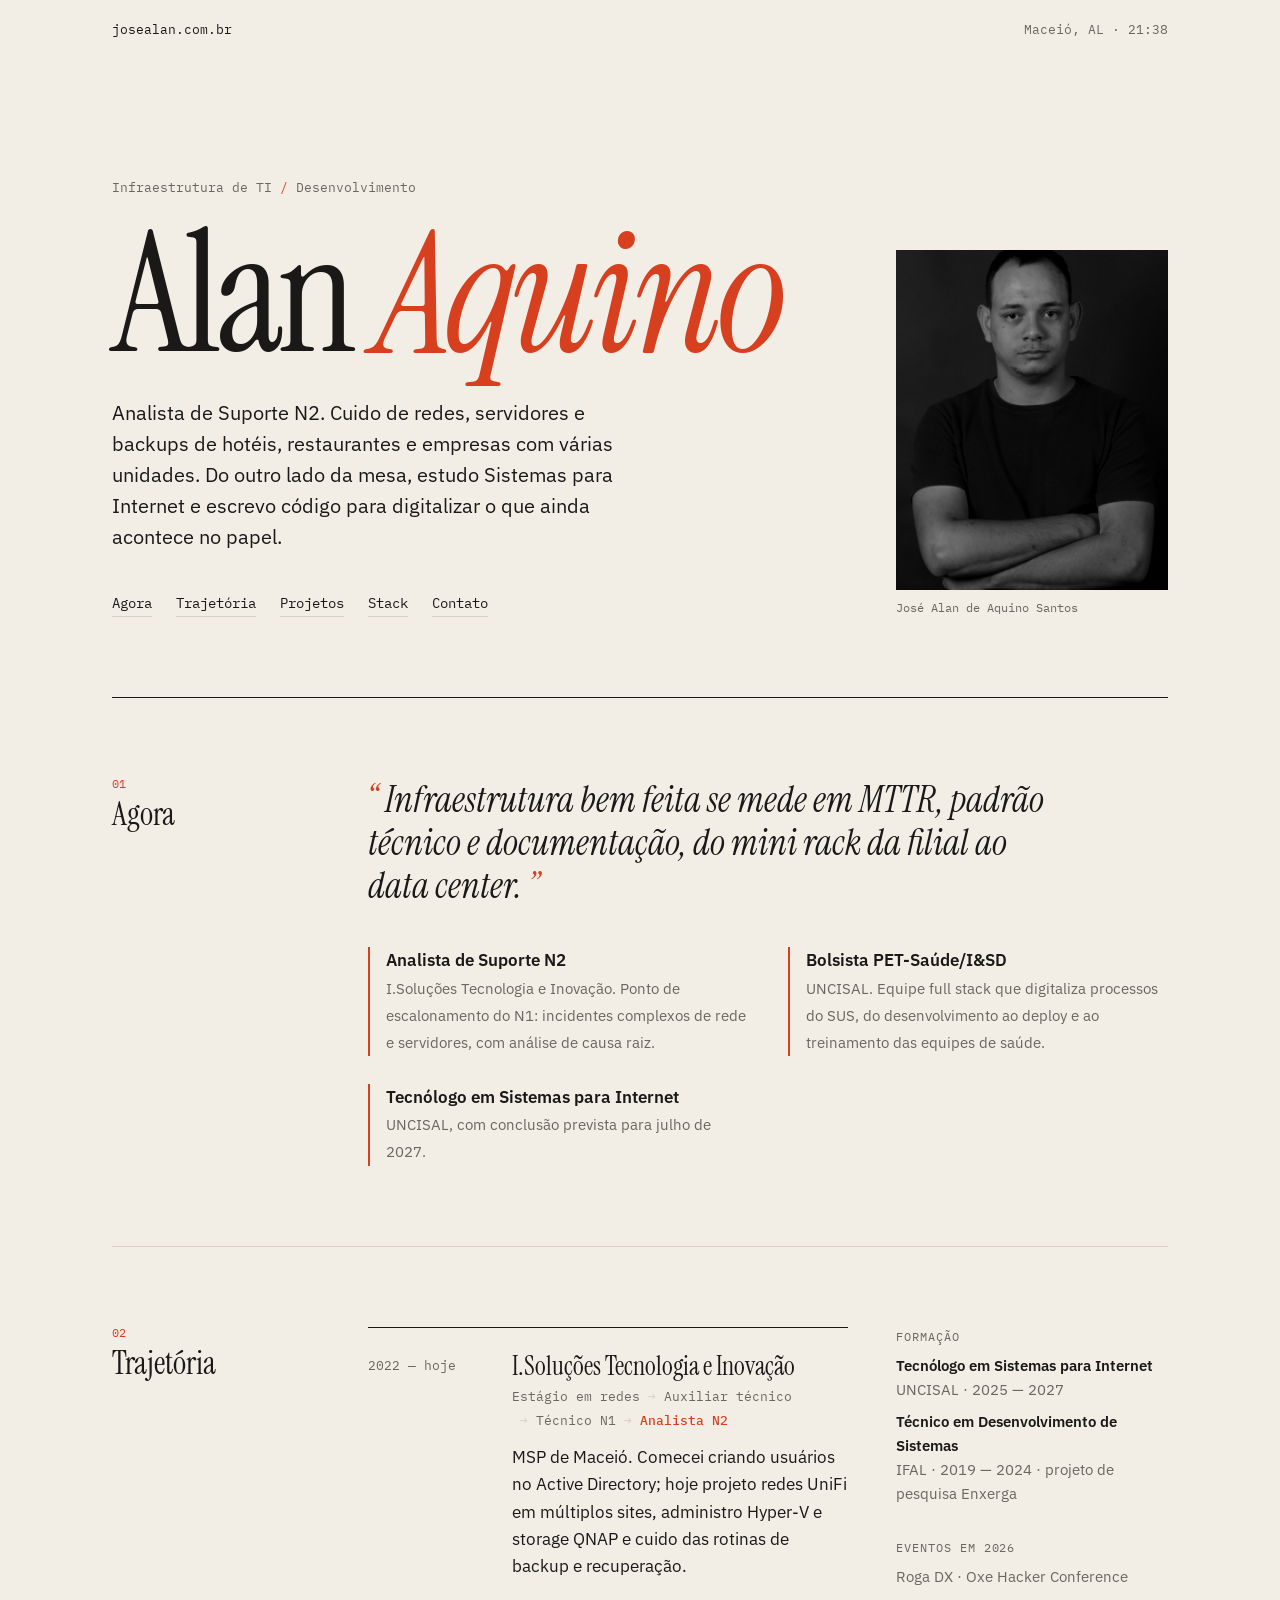
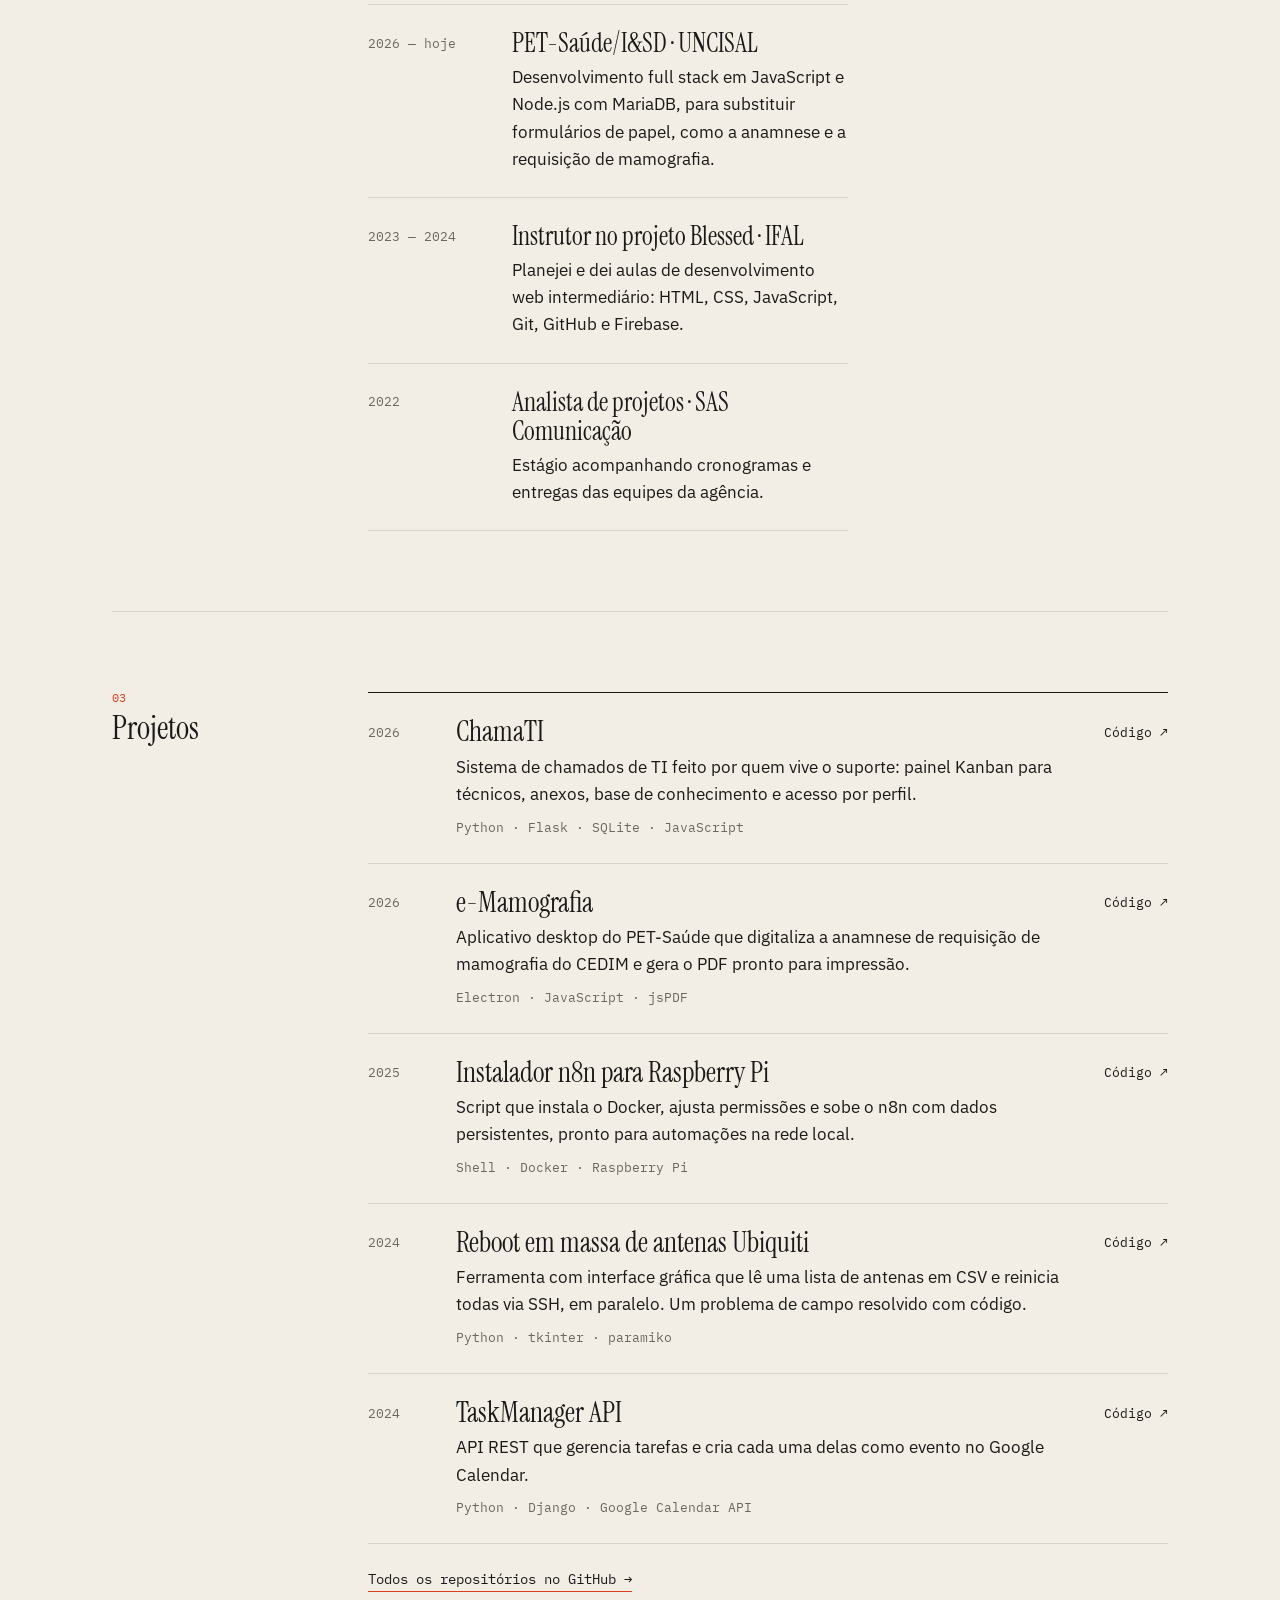
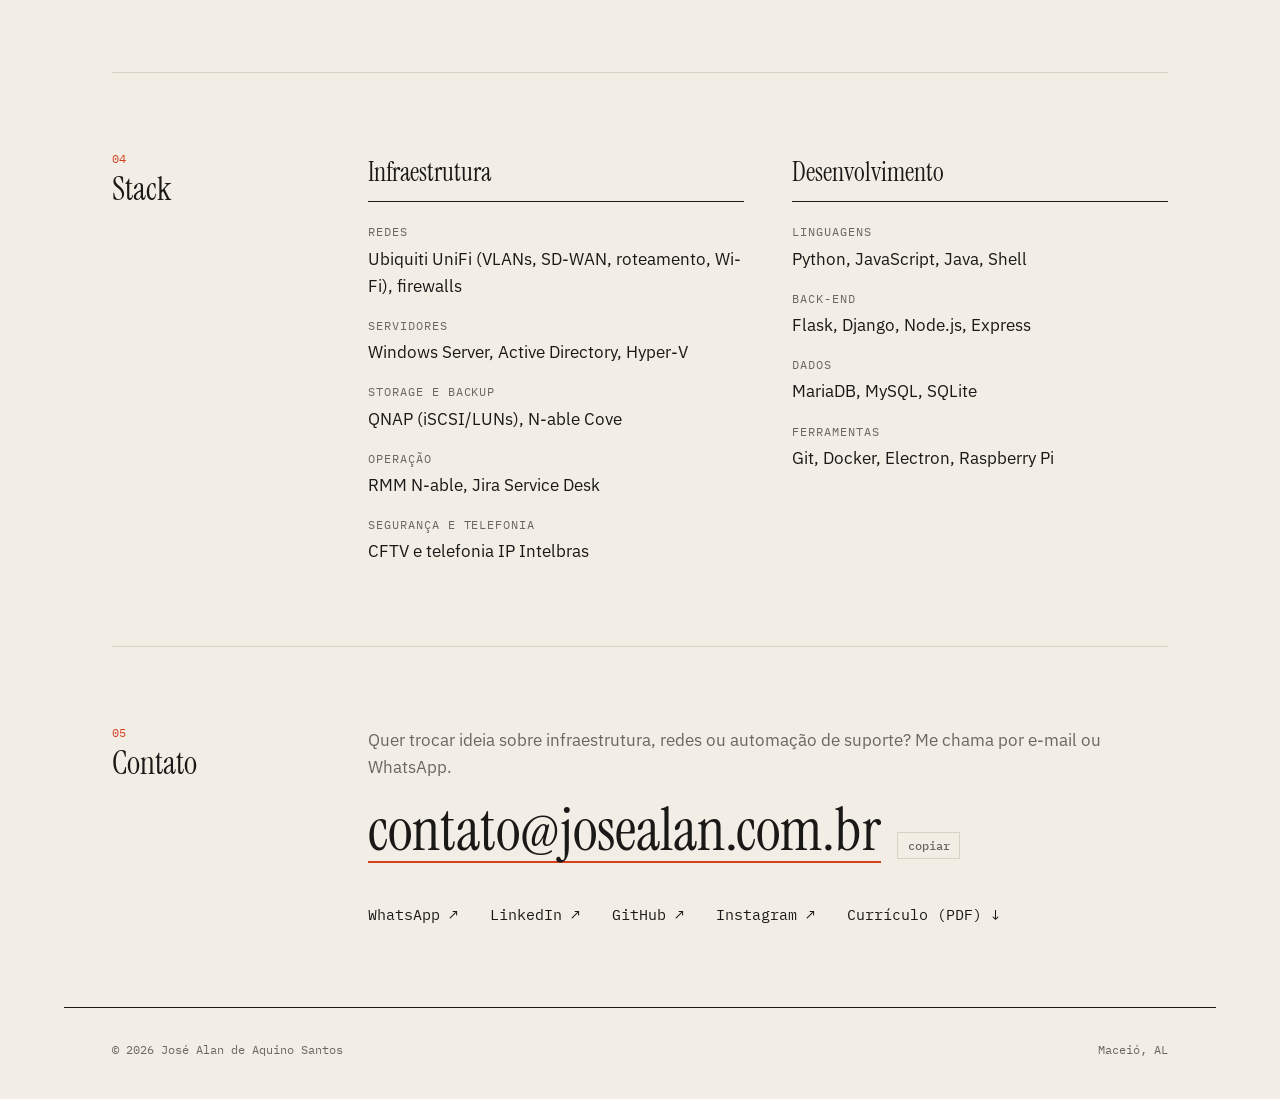
<file: index.html>
<!DOCTYPE html>
<html lang="pt-BR">
<head>
  <meta charset="UTF-8">
  <meta name="viewport" content="width=device-width, initial-scale=1.0">
  <title>Alan Aquino — Infraestrutura de TI e desenvolvimento</title>
  <meta name="description" content="Alan Aquino, Analista de Suporte N2 em infraestrutura de TI e estudante de Sistemas para Internet na UNCISAL. Redes, servidores e código, em Maceió.">
  <meta name="author" content="José Alan de Aquino Santos">
  <link rel="canonical" href="https://josealan.com.br/">

  <meta property="og:type" content="profile">
  <meta property="og:title" content="Alan Aquino — Infraestrutura de TI e desenvolvimento">
  <meta property="og:description" content="Redes, servidores e código. Do mini rack ao data center. Maceió, AL.">
  <meta property="og:url" content="https://josealan.com.br/">
  <meta property="og:image" content="https://josealan.com.br/assets/alan-aquino.jpg">
  <meta property="og:locale" content="pt_BR">
  <meta name="theme-color" content="#f2eee6" media="(prefers-color-scheme: light)">
  <meta name="theme-color" content="#151412" media="(prefers-color-scheme: dark)">

  <link rel="icon" href="favicon.svg" type="image/svg+xml">
  <link rel="preconnect" href="https://fonts.googleapis.com">
  <link rel="preconnect" href="https://fonts.gstatic.com" crossorigin>
  <link href="https://fonts.googleapis.com/css2?family=IBM+Plex+Mono:wght@400;500&family=IBM+Plex+Sans:wght@400;500;600&family=Instrument+Serif:ital@0;1&display=swap" rel="stylesheet">
  <link rel="stylesheet" href="style.css">
</head>
<body>

  <header class="barra">
    <a href="/" class="barra-dominio">josealan.com.br</a>
    <span class="barra-local">Maceió, AL · <time id="relogio">--:--</time></span>
  </header>

  <main>

    <!-- ============ ABERTURA ============ -->
    <section class="abertura">
      <div class="abertura-texto">
        <p class="status">Infraestrutura de TI <span class="sep">/</span> Desenvolvimento</p>
        <h1>Alan <em>Aquino</em></h1>
        <p class="manifesto">
          Analista de Suporte N2. Cuido de redes, servidores e backups de hotéis,
          restaurantes e empresas com várias unidades. Do outro lado da mesa, estudo
          Sistemas para Internet e escrevo código para digitalizar o que ainda
          acontece no papel.
        </p>
        <nav class="atalhos" aria-label="Seções">
          <a href="#agora">Agora</a>
          <a href="#trajetoria">Trajetória</a>
          <a href="#projetos">Projetos</a>
          <a href="#stack">Stack</a>
          <a href="#contato">Contato</a>
        </nav>
      </div>

      <figure class="retrato">
        <img src="assets/alan-aquino.jpg" alt="Foto de Alan Aquino em preto e branco" width="600" height="750">
        <figcaption>José Alan de Aquino Santos</figcaption>
      </figure>
    </section>

    <!-- ============ AGORA ============ -->
    <section id="agora" class="bloco">
      <h2 class="rotulo"><span>01</span>Agora</h2>
      <div>
        <blockquote class="citacao">
          Infraestrutura bem feita se mede em MTTR, padrão técnico e documentação,
          do mini rack da filial ao data center.
        </blockquote>
        <ul class="agora">
          <li>
            <strong>Analista de Suporte N2</strong>
            <span>I.Soluções Tecnologia e Inovação. Ponto de escalonamento do N1: incidentes complexos de rede e servidores, com análise de causa raiz.</span>
          </li>
          <li>
            <strong>Bolsista PET-Saúde/I&amp;SD</strong>
            <span>UNCISAL. Equipe full stack que digitaliza processos do SUS, do desenvolvimento ao deploy e ao treinamento das equipes de saúde.</span>
          </li>
          <li>
            <strong>Tecnólogo em Sistemas para Internet</strong>
            <span>UNCISAL, com conclusão prevista para julho de 2027.</span>
          </li>
        </ul>
      </div>
    </section>

    <!-- ============ TRAJETÓRIA ============ -->
    <section id="trajetoria" class="bloco">
      <h2 class="rotulo"><span>02</span>Trajetória</h2>

      <div class="trajetoria">
        <ol class="linha-tempo">
          <li>
            <span class="periodo">2022 — hoje</span>
            <div>
              <h3>I.Soluções Tecnologia e Inovação</h3>
              <p class="subida">
                <span>Estágio em redes</span>
                <span>Auxiliar técnico</span>
                <span>Técnico N1</span>
                <span class="atual">Analista N2</span>
              </p>
              <p>MSP de Maceió. Comecei criando usuários no Active Directory; hoje projeto redes UniFi em múltiplos sites, administro Hyper-V e storage QNAP e cuido das rotinas de backup e recuperação.</p>
            </div>
          </li>
          <li>
            <span class="periodo">2026 — hoje</span>
            <div>
              <h3>PET-Saúde/I&amp;SD · UNCISAL</h3>
              <p>Desenvolvimento full stack em JavaScript e Node.js com MariaDB, para substituir formulários de papel, como a anamnese e a requisição de mamografia.</p>
            </div>
          </li>
          <li>
            <span class="periodo">2023 — 2024</span>
            <div>
              <h3>Instrutor no projeto Blessed · IFAL</h3>
              <p>Planejei e dei aulas de desenvolvimento web intermediário: HTML, CSS, JavaScript, Git, GitHub e Firebase.</p>
            </div>
          </li>
          <li>
            <span class="periodo">2022</span>
            <div>
              <h3>Analista de projetos · SAS Comunicação</h3>
              <p>Estágio acompanhando cronogramas e entregas das equipes da agência.</p>
            </div>
          </li>
        </ol>

        <dl class="formacao">
          <div>
            <dt>Formação</dt>
            <dd><strong>Tecnólogo em Sistemas para Internet</strong><br>UNCISAL · 2025 — 2027</dd>
            <dd><strong>Técnico em Desenvolvimento de Sistemas</strong><br>IFAL · 2019 — 2024 · projeto de pesquisa Enxerga</dd>
          </div>
          <div>
            <dt>Eventos em 2026</dt>
            <dd>Roga DX · Oxe Hacker Conference</dd>
          </div>
        </dl>
      </div>
    </section>

    <!-- ============ PROJETOS ============ -->
    <section id="projetos" class="bloco">
      <h2 class="rotulo"><span>03</span>Projetos</h2>

      <ol class="projetos">
        <li class="projeto">
          <span class="projeto-ano">2026</span>
          <div class="projeto-corpo">
            <h3>ChamaTI</h3>
            <p>Sistema de chamados de TI feito por quem vive o suporte: painel Kanban para técnicos, anexos, base de conhecimento e acesso por perfil.</p>
            <p class="projeto-stack">Python · Flask · SQLite · JavaScript</p>
          </div>
          <div class="projeto-links">
            <a href="https://github.com/Alanz0ka/ChamaTI" target="_blank" rel="noopener">Código ↗</a>
          </div>
        </li>

        <li class="projeto">
          <span class="projeto-ano">2026</span>
          <div class="projeto-corpo">
            <h3>e-Mamografia</h3>
            <p>Aplicativo desktop do PET-Saúde que digitaliza a anamnese de requisição de mamografia do CEDIM e gera o PDF pronto para impressão.</p>
            <p class="projeto-stack">Electron · JavaScript · jsPDF</p>
          </div>
          <div class="projeto-links">
            <a href="https://github.com/Alanz0ka/e-Mamografia" target="_blank" rel="noopener">Código ↗</a>
          </div>
        </li>

        <li class="projeto">
          <span class="projeto-ano">2025</span>
          <div class="projeto-corpo">
            <h3>Instalador n8n para Raspberry Pi</h3>
            <p>Script que instala o Docker, ajusta permissões e sobe o n8n com dados persistentes, pronto para automações na rede local.</p>
            <p class="projeto-stack">Shell · Docker · Raspberry Pi</p>
          </div>
          <div class="projeto-links">
            <a href="https://github.com/Alanz0ka/Script-n8n-docker" target="_blank" rel="noopener">Código ↗</a>
          </div>
        </li>

        <li class="projeto">
          <span class="projeto-ano">2024</span>
          <div class="projeto-corpo">
            <h3>Reboot em massa de antenas Ubiquiti</h3>
            <p>Ferramenta com interface gráfica que lê uma lista de antenas em CSV e reinicia todas via SSH, em paralelo. Um problema de campo resolvido com código.</p>
            <p class="projeto-stack">Python · tkinter · paramiko</p>
          </div>
          <div class="projeto-links">
            <a href="https://github.com/Alanz0ka/reboot-ubiquiti-ssh" target="_blank" rel="noopener">Código ↗</a>
          </div>
        </li>

        <li class="projeto">
          <span class="projeto-ano">2024</span>
          <div class="projeto-corpo">
            <h3>TaskManager API</h3>
            <p>API REST que gerencia tarefas e cria cada uma delas como evento no Google Calendar.</p>
            <p class="projeto-stack">Python · Django · Google Calendar API</p>
          </div>
          <div class="projeto-links">
            <a href="https://github.com/Alanz0ka/TaskManager" target="_blank" rel="noopener">Código ↗</a>
          </div>
        </li>
      </ol>

      <a class="mais" href="https://github.com/Alanz0ka?tab=repositories" target="_blank" rel="noopener">
        Todos os repositórios no GitHub <span aria-hidden="true">→</span>
      </a>
    </section>

    <!-- ============ STACK ============ -->
    <section id="stack" class="bloco">
      <h2 class="rotulo"><span>04</span>Stack</h2>
      <div class="stack">
        <div>
          <h3 class="stack-titulo">Infraestrutura</h3>
          <dl class="ferramentas">
            <div><dt>Redes</dt><dd>Ubiquiti UniFi (VLANs, SD-WAN, roteamento, Wi-Fi), firewalls</dd></div>
            <div><dt>Servidores</dt><dd>Windows Server, Active Directory, Hyper-V</dd></div>
            <div><dt>Storage e backup</dt><dd>QNAP (iSCSI/LUNs), N-able Cove</dd></div>
            <div><dt>Operação</dt><dd>RMM N-able, Jira Service Desk</dd></div>
            <div><dt>Segurança e telefonia</dt><dd>CFTV e telefonia IP Intelbras</dd></div>
          </dl>
        </div>
        <div>
          <h3 class="stack-titulo">Desenvolvimento</h3>
          <dl class="ferramentas">
            <div><dt>Linguagens</dt><dd>Python, JavaScript, Java, Shell</dd></div>
            <div><dt>Back-end</dt><dd>Flask, Django, Node.js, Express</dd></div>
            <div><dt>Dados</dt><dd>MariaDB, MySQL, SQLite</dd></div>
            <div><dt>Ferramentas</dt><dd>Git, Docker, Electron, Raspberry Pi</dd></div>
          </dl>
        </div>
      </div>
    </section>

    <!-- ============ CONTATO ============ -->
    <section id="contato" class="bloco">
      <h2 class="rotulo"><span>05</span>Contato</h2>
      <div class="contato">
        <p class="contato-chamada">Quer trocar ideia sobre infraestrutura, redes ou automação de suporte? Me chama por e-mail ou WhatsApp.</p>
        <div class="email">
          <a href="mailto:contato@josealan.com.br" class="email-link">contato@josealan.com.br</a>
          <button type="button" class="copiar" data-copiar="contato@josealan.com.br">copiar</button>
        </div>
        <ul class="redes">
          <li><a href="https://wa.me/5582993700470?text=Ol%C3%A1%2C%20Alan!%20Vi%20seu%20site%20josealan.com.br%20e%20gostaria%20de%20conversar." target="_blank" rel="noopener">WhatsApp ↗</a></li>
          <li><a href="https://www.linkedin.com/in/josealandeaquinosantos/" target="_blank" rel="noopener">LinkedIn ↗</a></li>
          <li><a href="https://github.com/Alanz0ka" target="_blank" rel="noopener">GitHub ↗</a></li>
          <li><a href="https://www.instagram.com/network.alan/" target="_blank" rel="noopener">Instagram ↗</a></li>
          <li><a href="assets/curriculo-alan-aquino.pdf" target="_blank" rel="noopener">Currículo (PDF) ↓</a></li>
        </ul>
      </div>
    </section>

  </main>

  <footer class="rodape">
    <span>© <span id="ano">2026</span> José Alan de Aquino Santos</span>
    <span>Maceió, AL</span>
  </footer>

  <script src="script.js" defer></script>
  <!-- Cloudflare Web Analytics --><script type='module' src='https://static.cloudflareinsights.com/beacon.min.js' data-cf-beacon='{"token": "9f0ca936fca543fe9af7e405410bec12"}'></script><!-- End Cloudflare Web Analytics -->
</body>
</html>
</file>
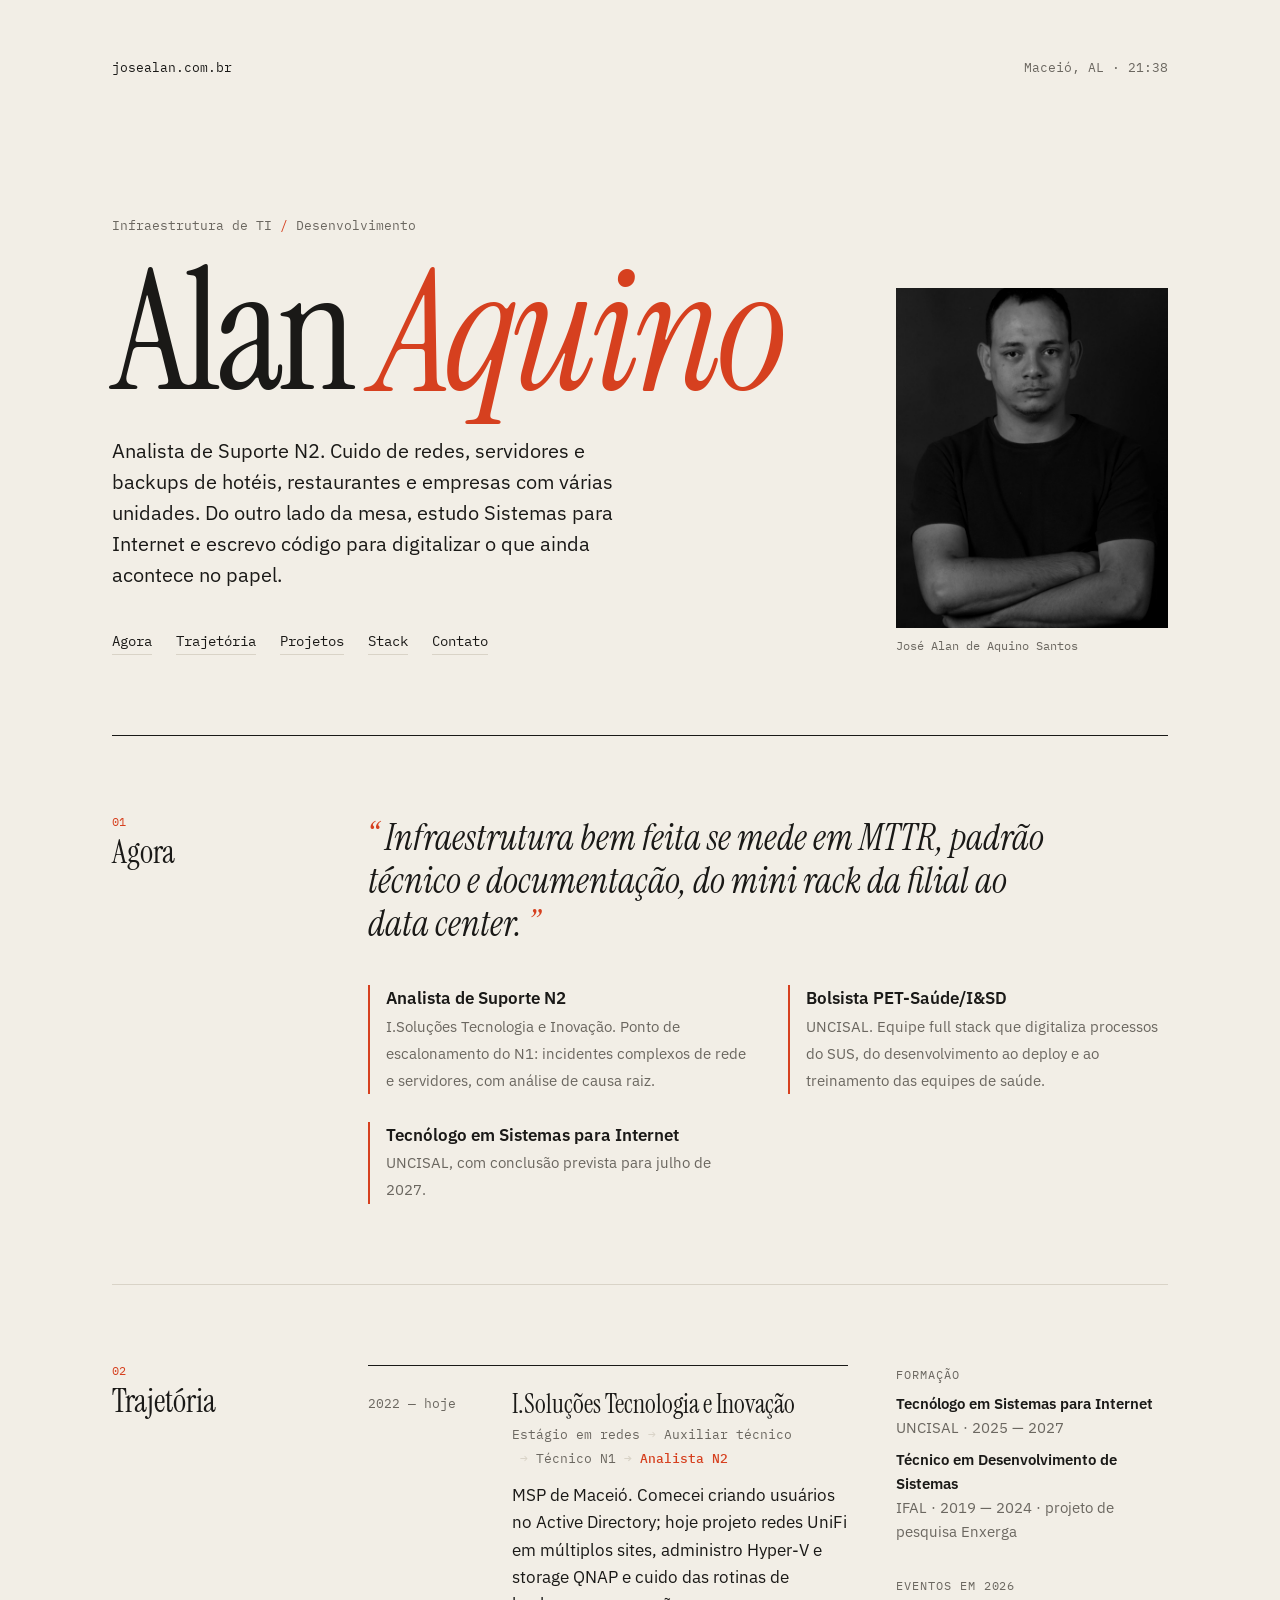
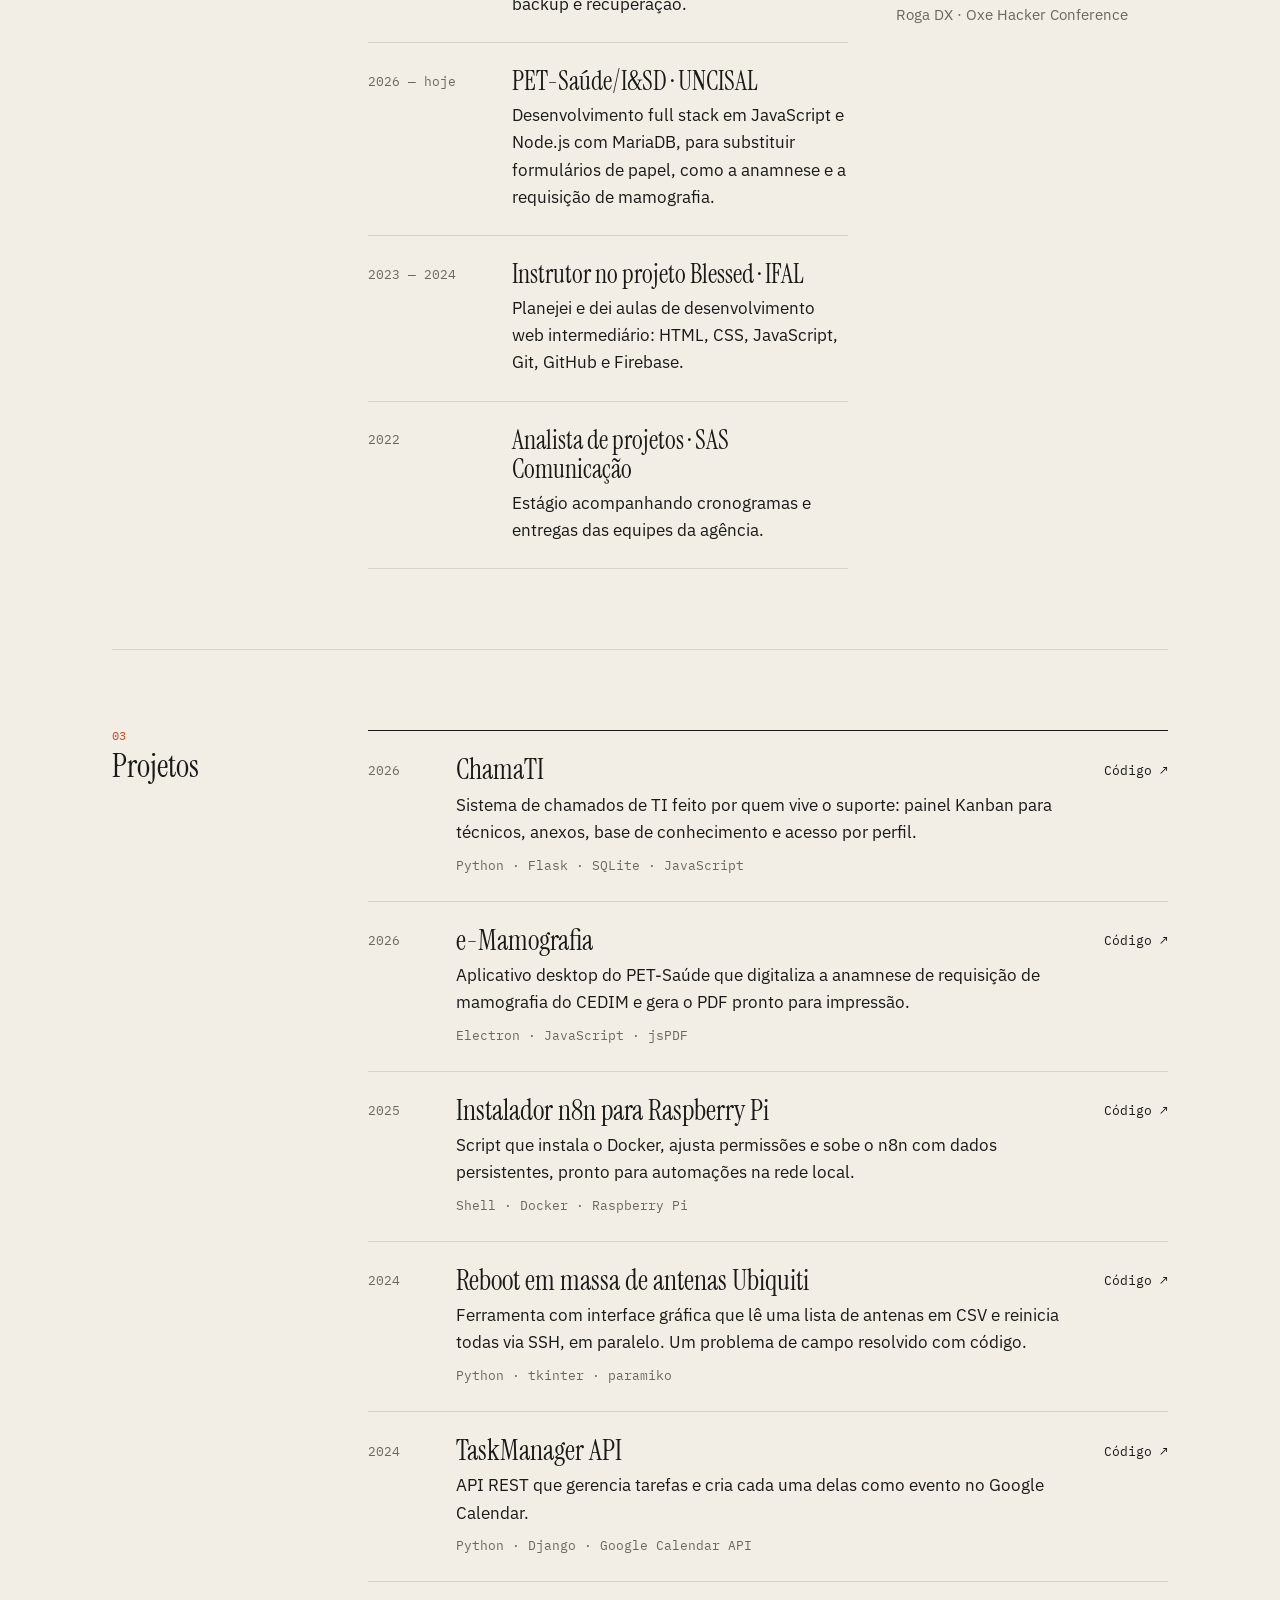
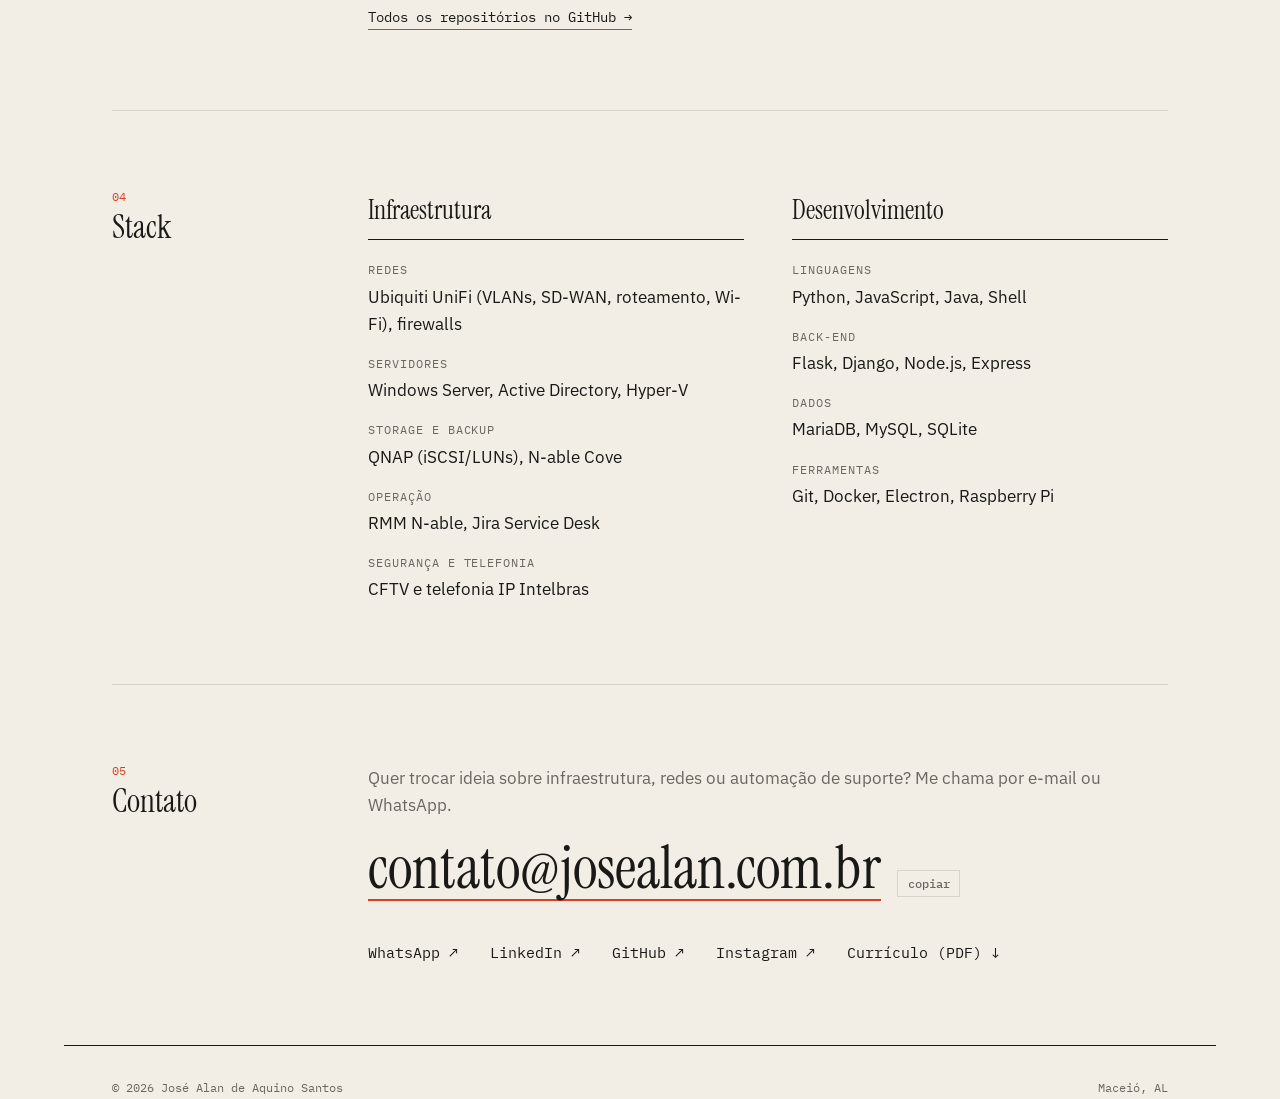
<file: aws.html>
<!DOCTYPE html>
<html lang="pt-BR">
<head>
  <meta charset="UTF-8">
  <meta name="viewport" content="width=device-width, initial-scale=1.0">
  <title>Alan Aquino</title>
  <meta name="robots" content="noindex">
  <link rel="canonical" href="https://josealan.com.br/">
  <meta name="theme-color" content="#f2eee6" media="(prefers-color-scheme: light)">
  <meta name="theme-color" content="#151412" media="(prefers-color-scheme: dark)">
  <!-- Link de entrada para quem vem da AWS: o Web Analytics conta a visita em /aws e a página leva para o início.
       Se o JavaScript não rodar, o meta refresh leva depois de 3 s. -->
  <meta http-equiv="refresh" content="3; url=/">
  <link rel="icon" href="/favicon.svg" type="image/svg+xml">
  <link rel="stylesheet" href="/style.css">
</head>
<body>

  <main>
    <section class="abertura erro">
      <div>
        <p class="status">josealan.com.br</p>
        <p class="manifesto">Abrindo o site… <a href="/">clique aqui</a> se não abrir sozinho.</p>
      </div>
    </section>
  </main>

  <!-- Cloudflare Web Analytics --><script type='module' src='https://static.cloudflareinsights.com/beacon.min.js' data-cf-beacon='{"token": "9f0ca936fca543fe9af7e405410bec12"}'></script><!-- End Cloudflare Web Analytics -->
  <script>
    // O evento load só dispara depois que o script do Web Analytics rodou; a espera curta dá tempo de a contagem sair.
    addEventListener('load', () => setTimeout(() => location.replace('/'), 400));
  </script>
</body>
</html>
</file>
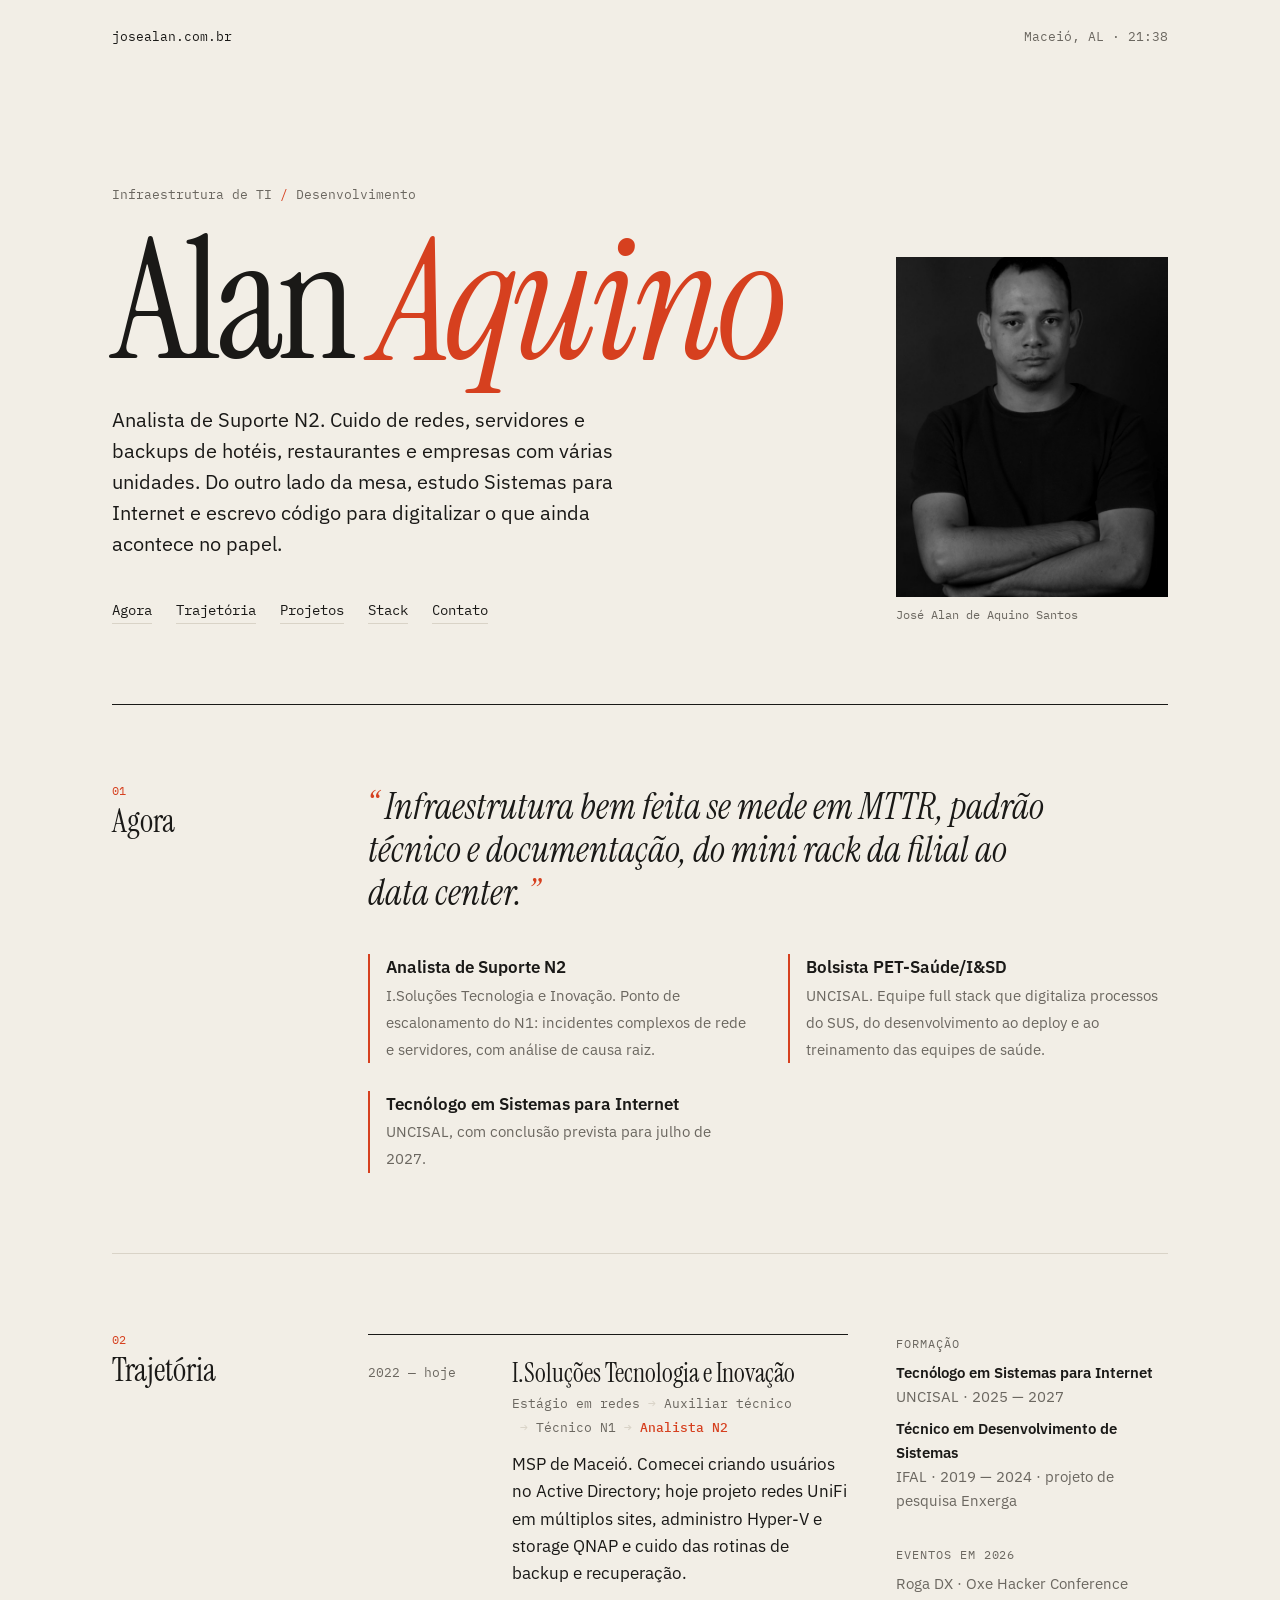
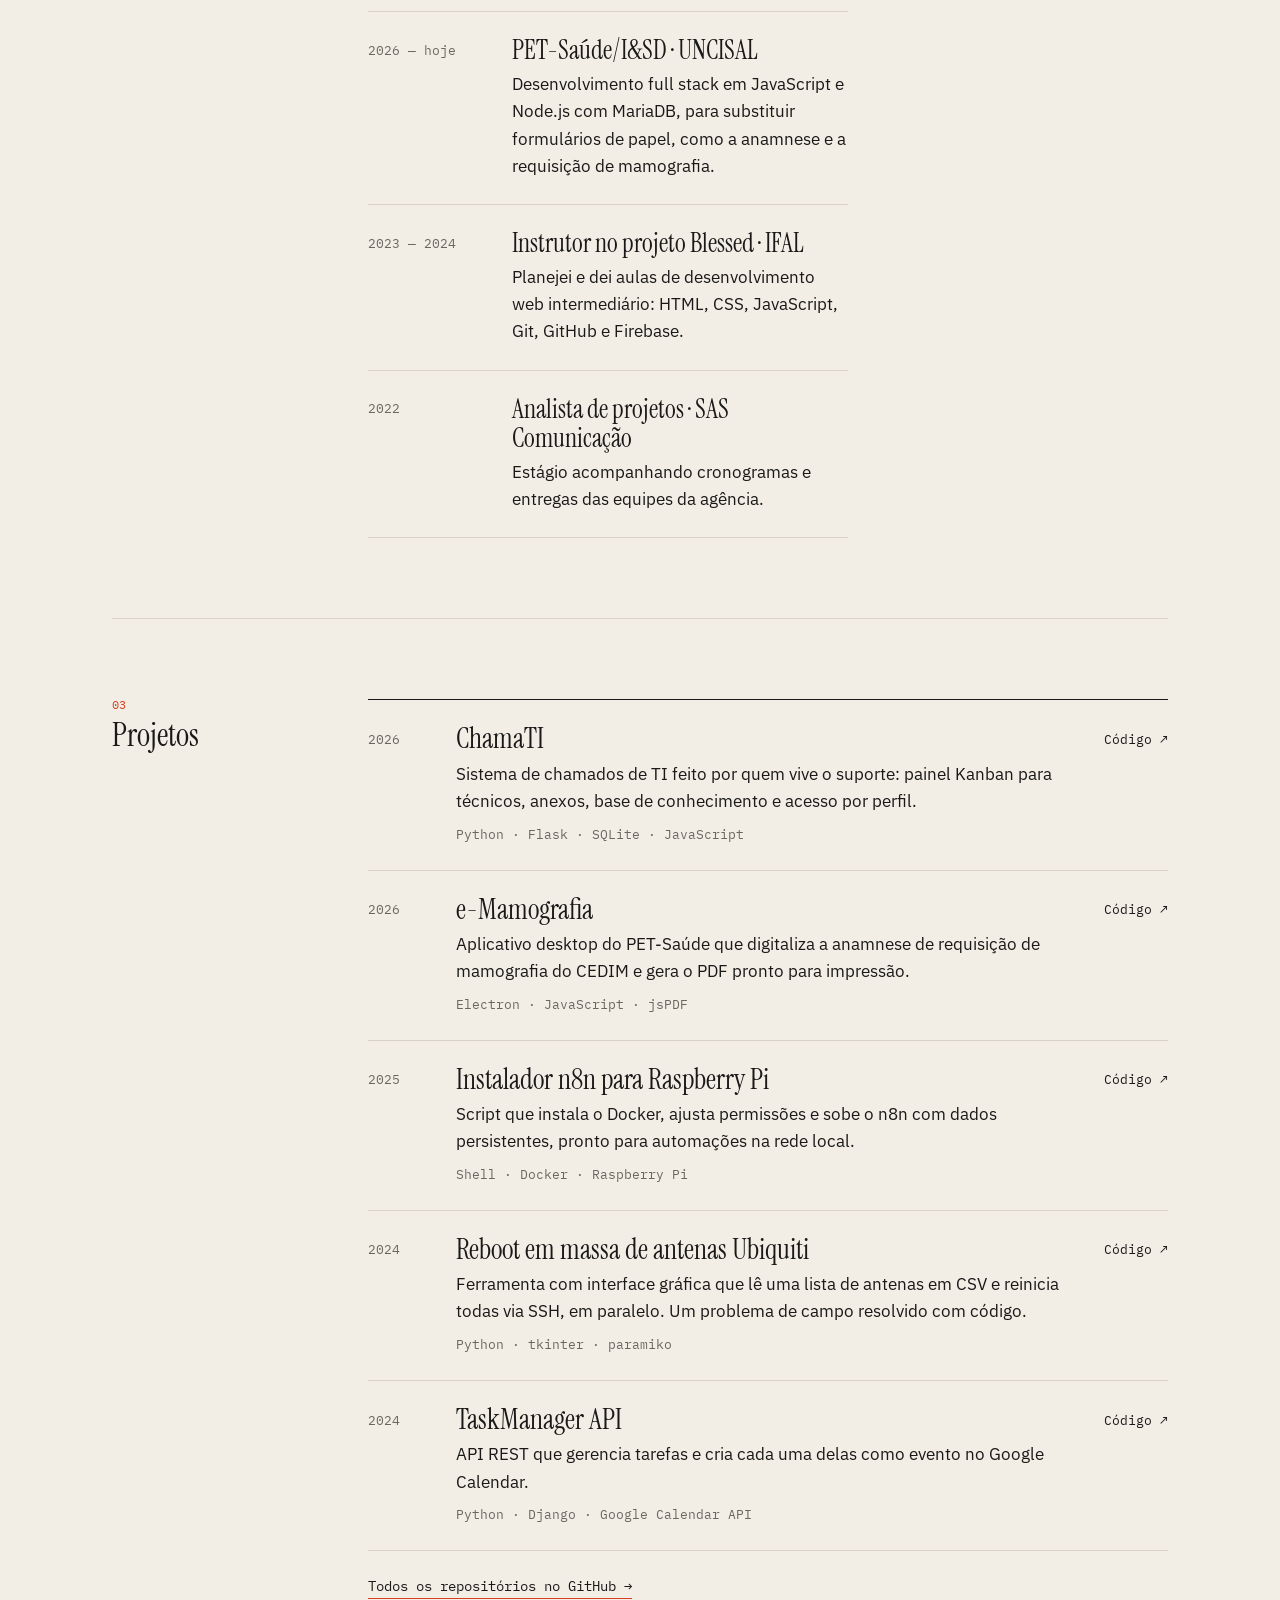
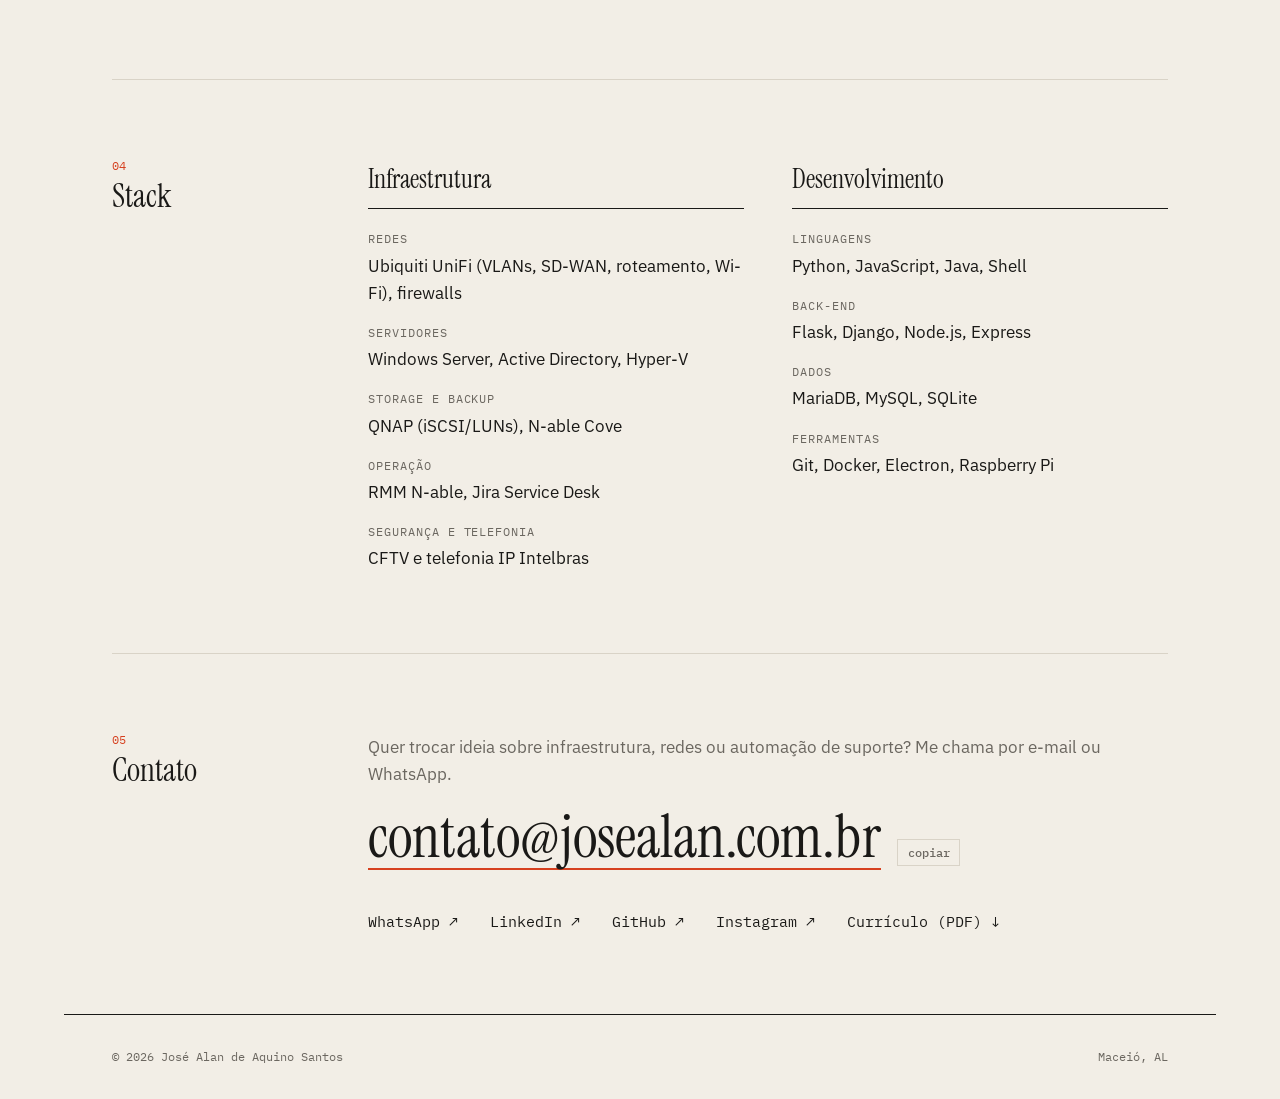
<file: gh.html>
<!DOCTYPE html>
<html lang="pt-BR">
<head>
  <meta charset="UTF-8">
  <meta name="viewport" content="width=device-width, initial-scale=1.0">
  <title>Alan Aquino</title>
  <meta name="robots" content="noindex">
  <link rel="canonical" href="https://josealan.com.br/">
  <meta name="theme-color" content="#f2eee6" media="(prefers-color-scheme: light)">
  <meta name="theme-color" content="#151412" media="(prefers-color-scheme: dark)">
  <!-- Link de entrada para quem vem do GitHub: o Web Analytics conta a visita em /gh e a página leva para o início.
       Se o JavaScript não rodar, o meta refresh leva depois de 3 s. -->
  <meta http-equiv="refresh" content="3; url=/">
  <link rel="icon" href="/favicon.svg" type="image/svg+xml">
  <link rel="stylesheet" href="/style.css">
</head>
<body>

  <main>
    <section class="abertura erro">
      <div>
        <p class="status">josealan.com.br</p>
        <p class="manifesto">Abrindo o site… <a href="/">clique aqui</a> se não abrir sozinho.</p>
      </div>
    </section>
  </main>

  <!-- Cloudflare Web Analytics --><script type='module' src='https://static.cloudflareinsights.com/beacon.min.js' data-cf-beacon='{"token": "9f0ca936fca543fe9af7e405410bec12"}'></script><!-- End Cloudflare Web Analytics -->
  <script>
    // O evento load só dispara depois que o script do Web Analytics rodou; a espera curta dá tempo de a contagem sair.
    addEventListener('load', () => setTimeout(() => location.replace('/'), 400));
  </script>
</body>
</html>
</file>
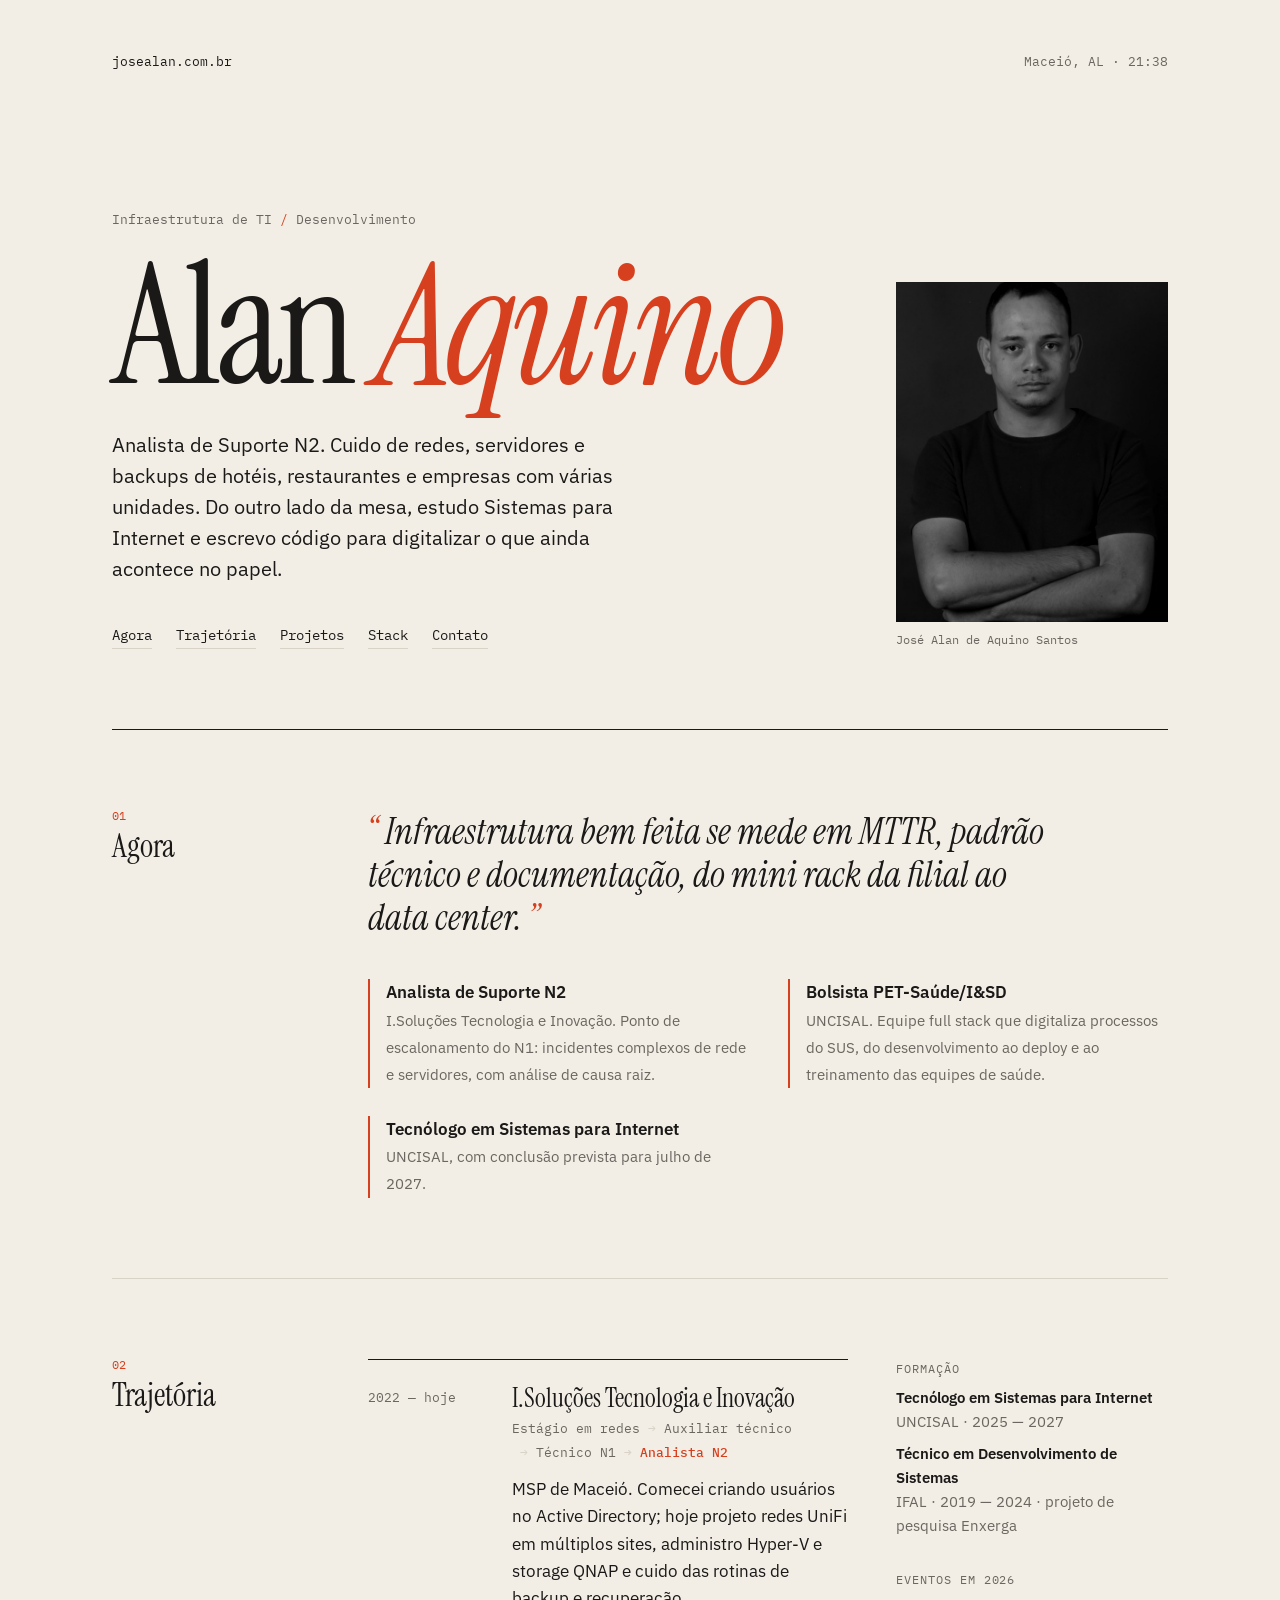
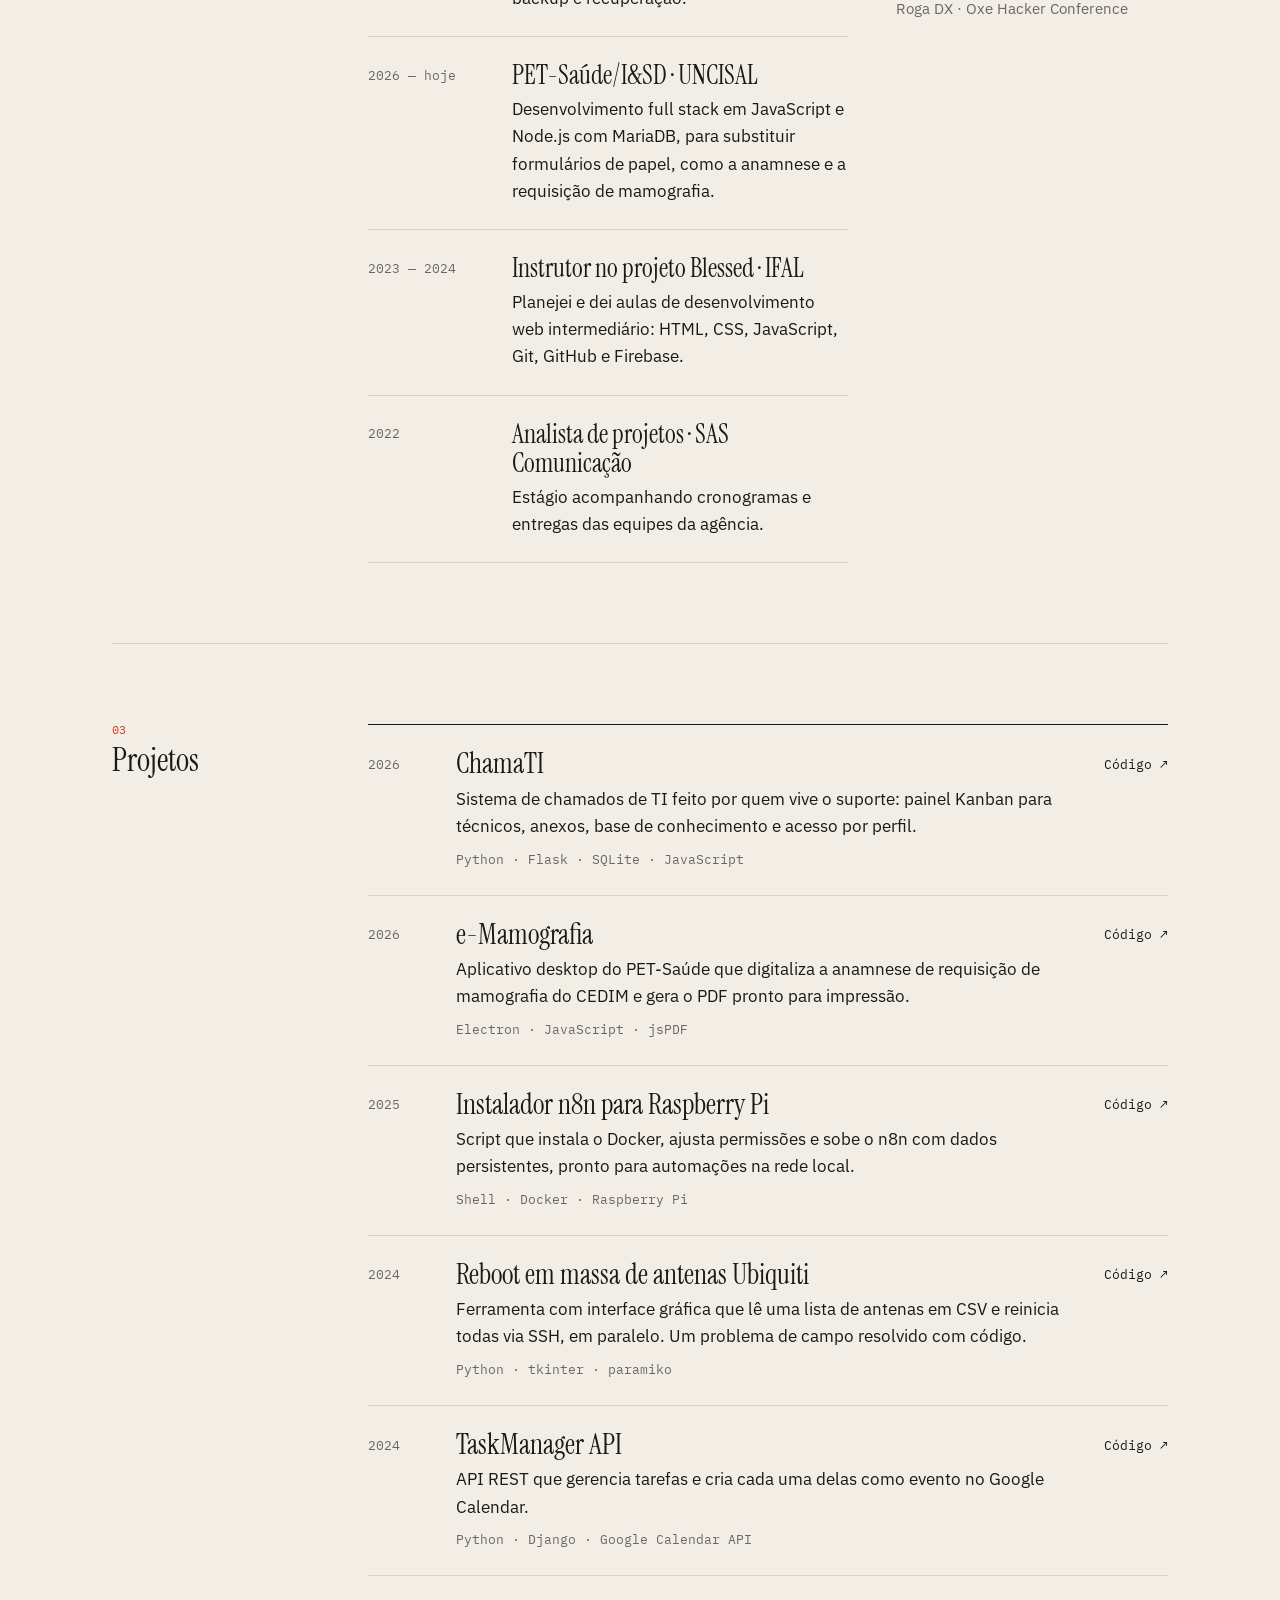
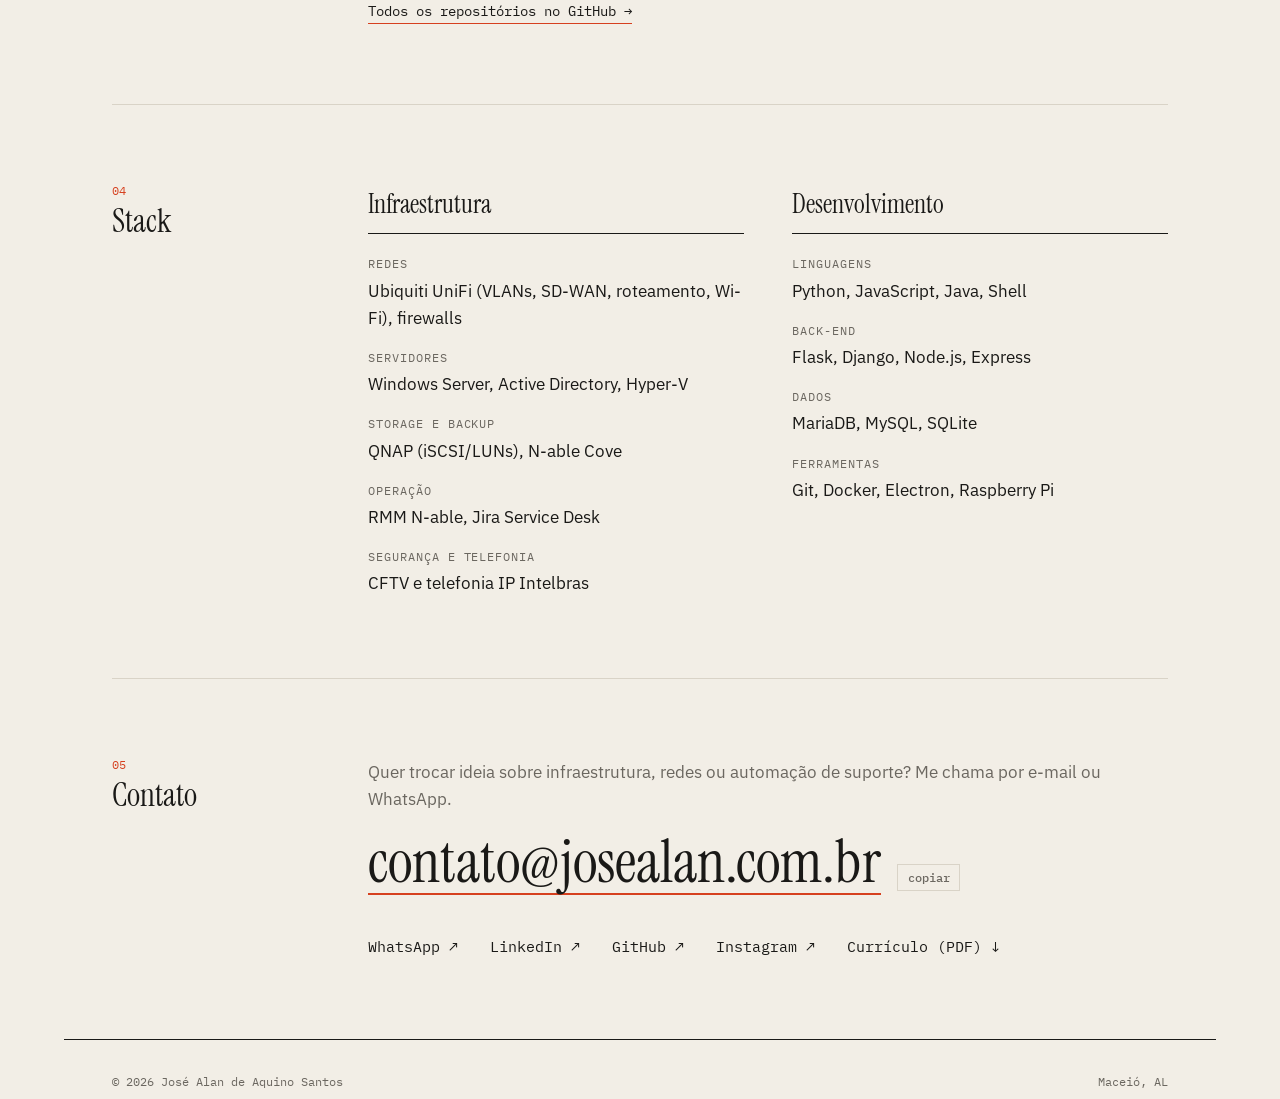
<file: ig.html>
<!DOCTYPE html>
<html lang="pt-BR">
<head>
  <meta charset="UTF-8">
  <meta name="viewport" content="width=device-width, initial-scale=1.0">
  <title>Alan Aquino</title>
  <meta name="robots" content="noindex">
  <link rel="canonical" href="https://josealan.com.br/">
  <meta name="theme-color" content="#f2eee6" media="(prefers-color-scheme: light)">
  <meta name="theme-color" content="#151412" media="(prefers-color-scheme: dark)">
  <!-- Link de entrada para quem vem do Instagram: o Web Analytics conta a visita em /ig e a página leva para o início.
       Se o JavaScript não rodar, o meta refresh leva depois de 3 s. -->
  <meta http-equiv="refresh" content="3; url=/">
  <link rel="icon" href="/favicon.svg" type="image/svg+xml">
  <link rel="stylesheet" href="/style.css">
</head>
<body>

  <main>
    <section class="abertura erro">
      <div>
        <p class="status">josealan.com.br</p>
        <p class="manifesto">Abrindo o site… <a href="/">clique aqui</a> se não abrir sozinho.</p>
      </div>
    </section>
  </main>

  <!-- Cloudflare Web Analytics --><script type='module' src='https://static.cloudflareinsights.com/beacon.min.js' data-cf-beacon='{"token": "9f0ca936fca543fe9af7e405410bec12"}'></script><!-- End Cloudflare Web Analytics -->
  <script>
    // O evento load só dispara depois que o script do Web Analytics rodou; a espera curta dá tempo de a contagem sair.
    addEventListener('load', () => setTimeout(() => location.replace('/'), 400));
  </script>
</body>
</html>
</file>
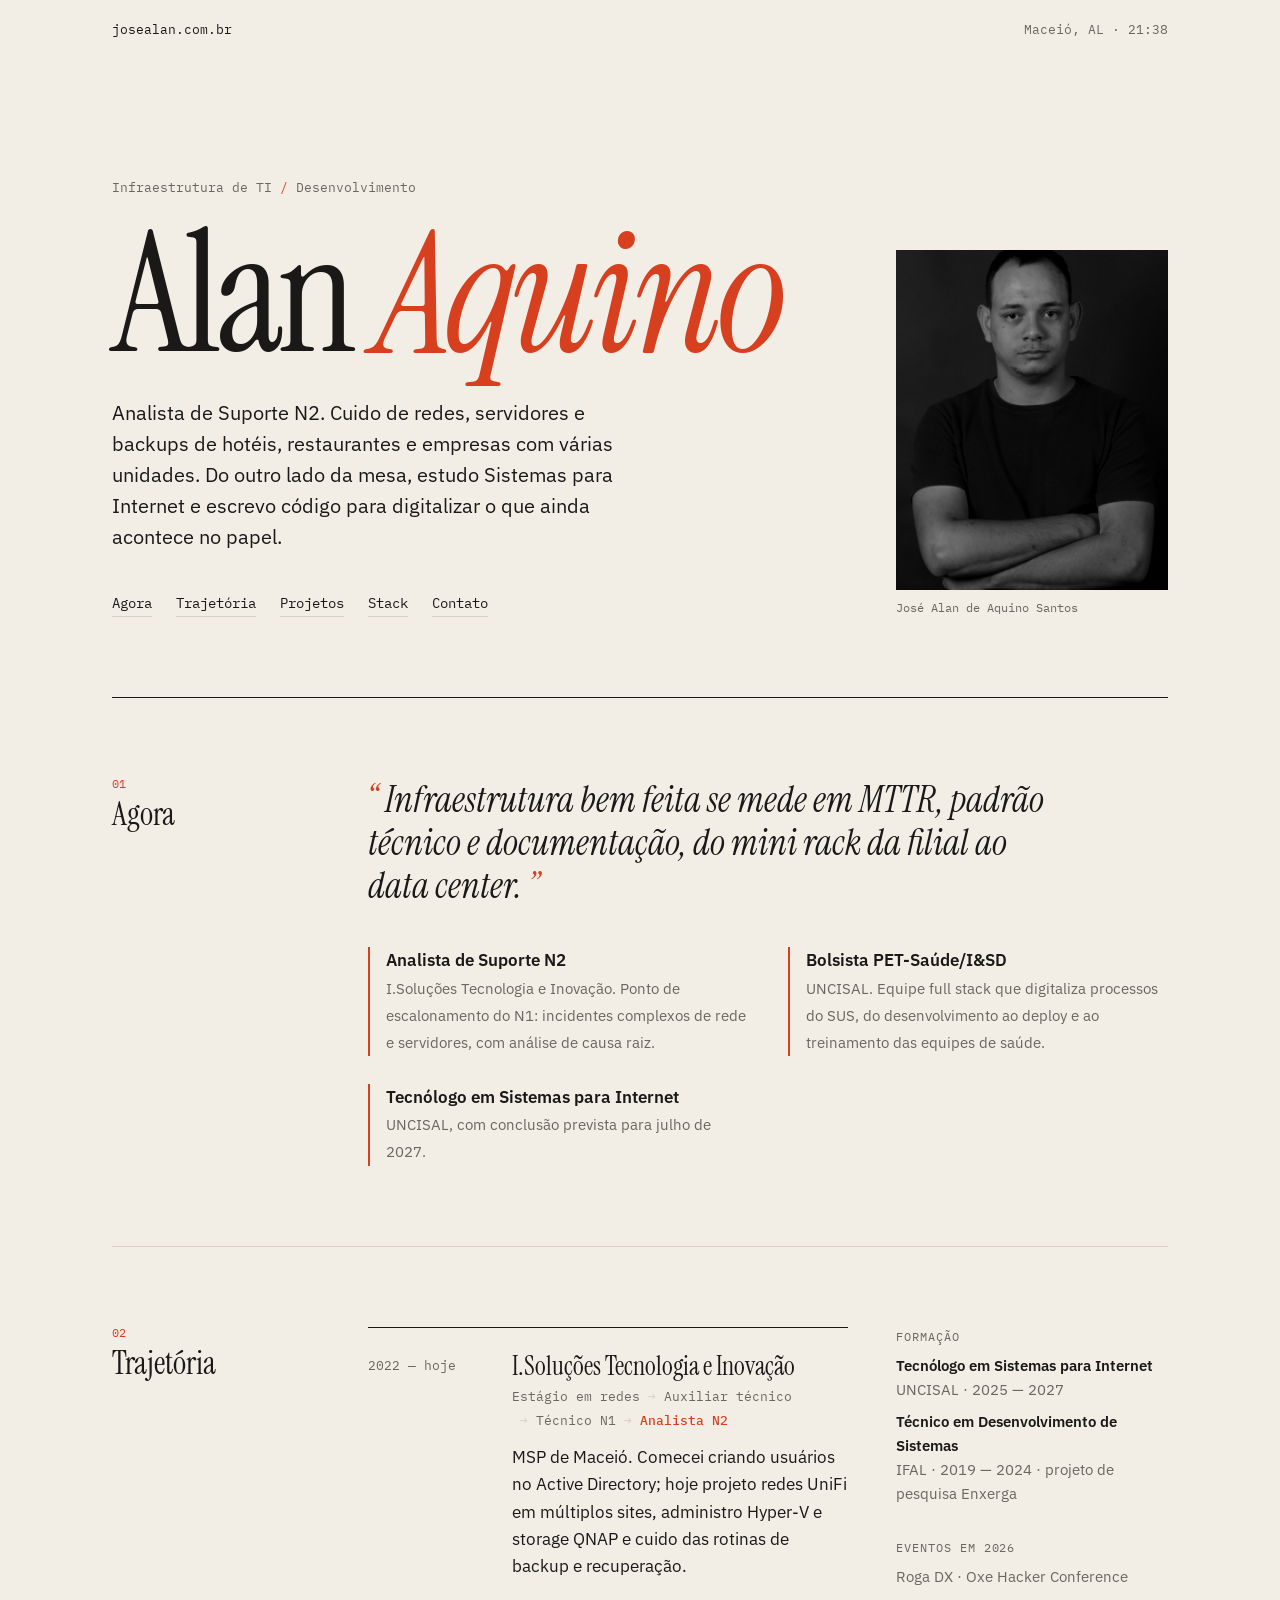
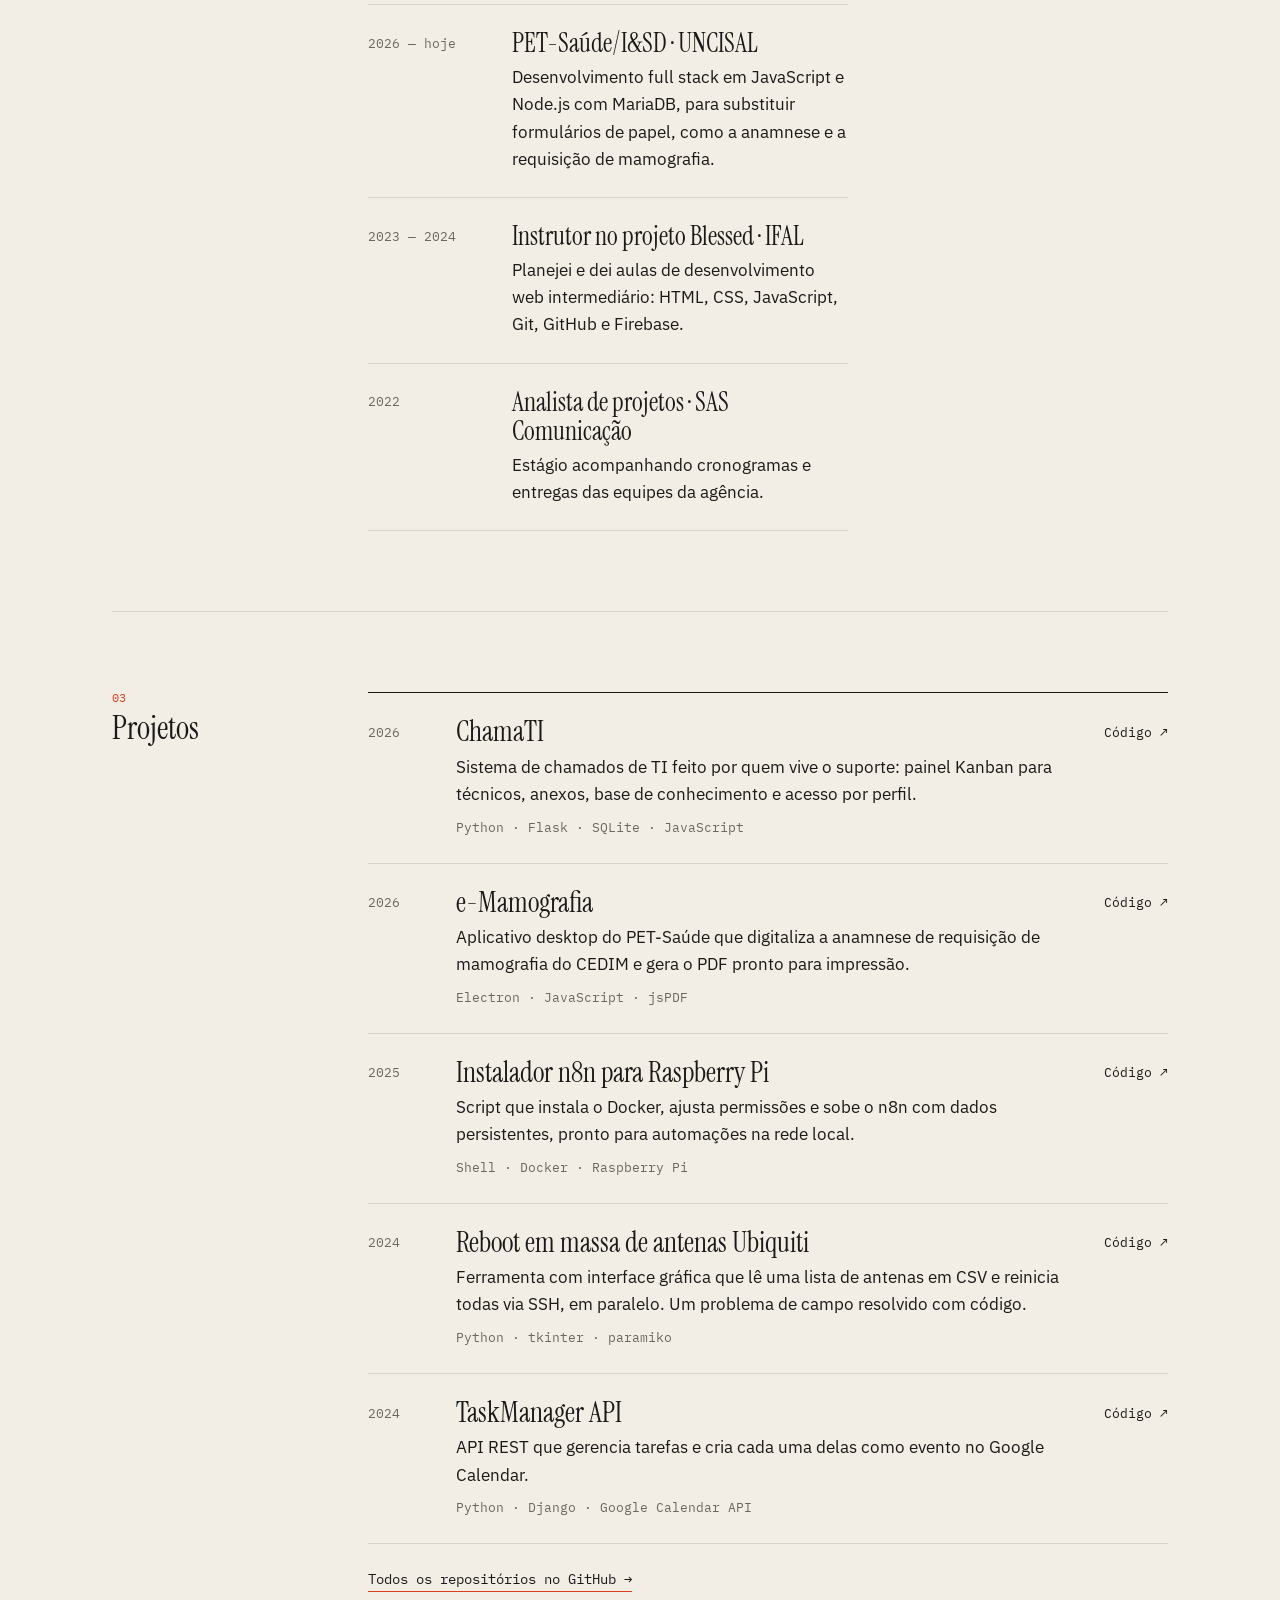
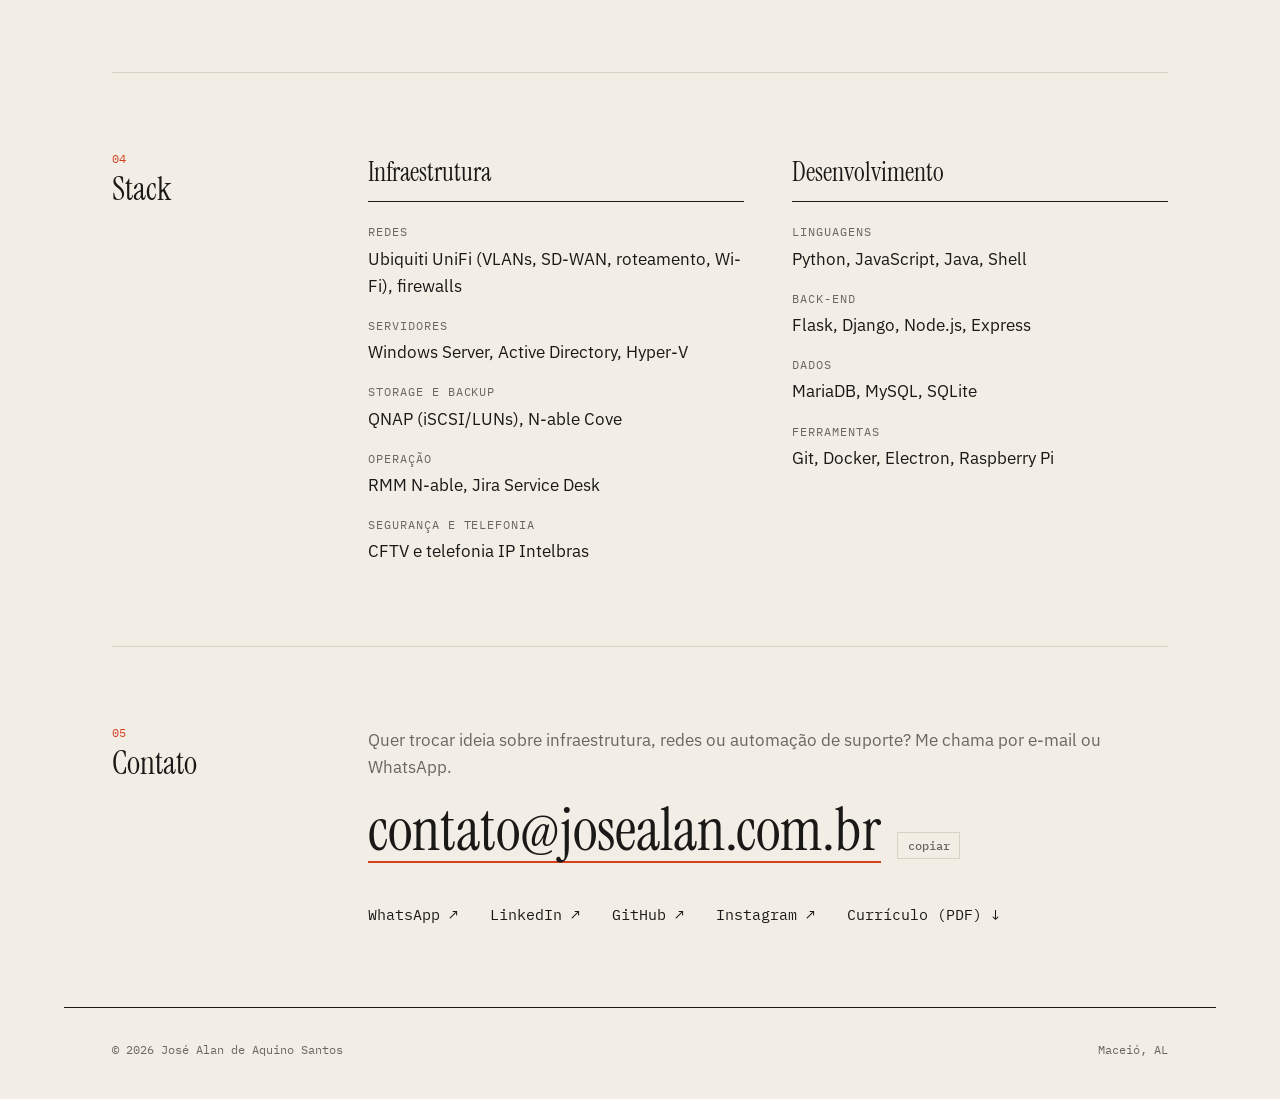
<file: in.html>
<!DOCTYPE html>
<html lang="pt-BR">
<head>
  <meta charset="UTF-8">
  <meta name="viewport" content="width=device-width, initial-scale=1.0">
  <title>Alan Aquino</title>
  <meta name="robots" content="noindex">
  <link rel="canonical" href="https://josealan.com.br/">
  <meta name="theme-color" content="#f2eee6" media="(prefers-color-scheme: light)">
  <meta name="theme-color" content="#151412" media="(prefers-color-scheme: dark)">
  <!-- Link de entrada para quem vem do LinkedIn: o Web Analytics conta a visita em /in e a página leva para o início.
       Se o JavaScript não rodar, o meta refresh leva depois de 3 s. -->
  <meta http-equiv="refresh" content="3; url=/">
  <link rel="icon" href="/favicon.svg" type="image/svg+xml">
  <link rel="stylesheet" href="/style.css">
</head>
<body>

  <main>
    <section class="abertura erro">
      <div>
        <p class="status">josealan.com.br</p>
        <p class="manifesto">Abrindo o site… <a href="/">clique aqui</a> se não abrir sozinho.</p>
      </div>
    </section>
  </main>

  <!-- Cloudflare Web Analytics --><script type='module' src='https://static.cloudflareinsights.com/beacon.min.js' data-cf-beacon='{"token": "9f0ca936fca543fe9af7e405410bec12"}'></script><!-- End Cloudflare Web Analytics -->
  <script>
    // O evento load só dispara depois que o script do Web Analytics rodou; a espera curta dá tempo de a contagem sair.
    addEventListener('load', () => setTimeout(() => location.replace('/'), 400));
  </script>
</body>
</html>
</file>
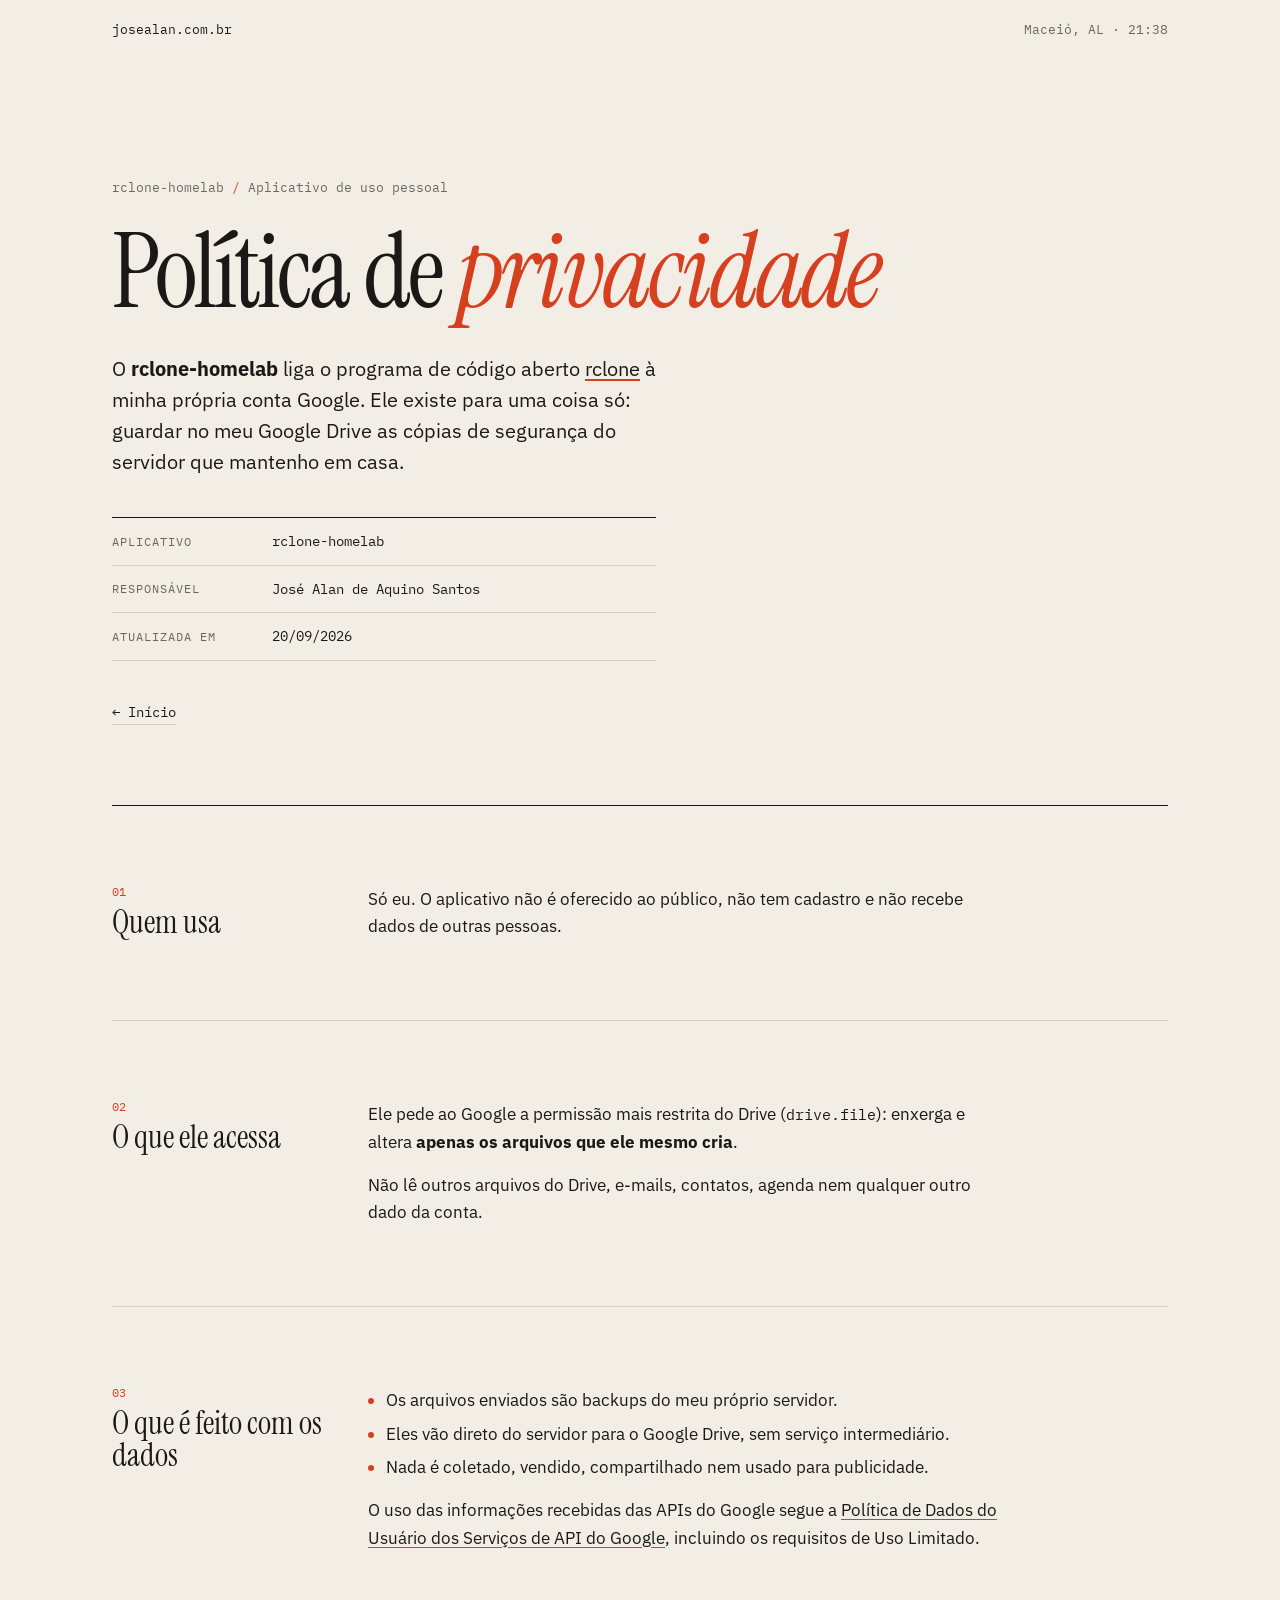
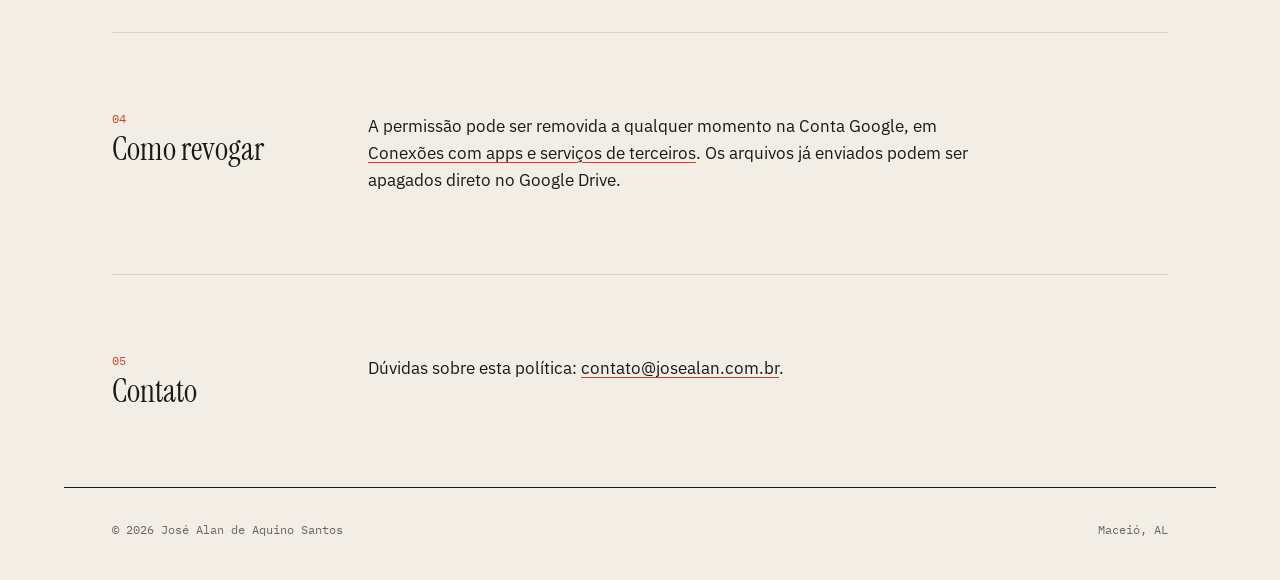
<file: privacidade.html>
<!DOCTYPE html>
<html lang="pt-BR">
<head>
  <meta charset="UTF-8">
  <meta name="viewport" content="width=device-width, initial-scale=1.0">
  <title>Política de privacidade do rclone-homelab — Alan Aquino</title>
  <meta name="description" content="Política de privacidade do rclone-homelab, aplicativo de uso pessoal de José Alan de Aquino Santos para guardar backups no próprio Google Drive.">
  <meta name="author" content="José Alan de Aquino Santos">
  <meta name="robots" content="noindex">
  <link rel="canonical" href="https://josealan.com.br/privacidade">
  <meta name="theme-color" content="#f2eee6" media="(prefers-color-scheme: light)">
  <meta name="theme-color" content="#151412" media="(prefers-color-scheme: dark)">

  <link rel="icon" href="/favicon.svg" type="image/svg+xml">
  <link rel="preconnect" href="https://fonts.googleapis.com">
  <link rel="preconnect" href="https://fonts.gstatic.com" crossorigin>
  <link href="https://fonts.googleapis.com/css2?family=IBM+Plex+Mono:wght@400;500&family=IBM+Plex+Sans:wght@400;500;600&family=Instrument+Serif:ital@0;1&display=swap" rel="stylesheet">
  <link rel="stylesheet" href="/style.css">
</head>
<body>

  <header class="barra">
    <a href="/" class="barra-dominio">josealan.com.br</a>
    <span class="barra-local">Maceió, AL · <time id="relogio">--:--</time></span>
  </header>

  <main>

    <!-- ============ ABERTURA ============ -->
    <section class="abertura pagina-texto">
      <div>
        <p class="status">rclone-homelab <span class="sep">/</span> Aplicativo de uso pessoal</p>
        <h1>Política de <em>privacidade</em></h1>
        <p class="manifesto">
          O <strong>rclone-homelab</strong> liga o programa de código aberto
          <a href="https://rclone.org">rclone</a> à minha própria conta Google. Ele existe para uma
          coisa só: guardar no meu Google Drive as cópias de segurança do servidor que mantenho em casa.
        </p>

        <dl class="diagnostico">
          <div><dt>Aplicativo</dt><dd>rclone-homelab</dd></div>
          <div><dt>Responsável</dt><dd>José Alan de Aquino Santos</dd></div>
          <div><dt>Atualizada em</dt><dd>20/09/2026</dd></div>
        </dl>

        <nav class="atalhos" aria-label="Navegação">
          <a href="/">← Início</a>
        </nav>
      </div>
    </section>

    <!-- ============ 01 QUEM USA ============ -->
    <section class="bloco">
      <h2 class="rotulo"><span>01</span>Quem usa</h2>
      <div class="texto">
        <p>
          Só eu. O aplicativo não é oferecido ao público, não tem cadastro e não recebe
          dados de outras pessoas.
        </p>
      </div>
    </section>

    <!-- ============ 02 O QUE ELE ACESSA ============ -->
    <section class="bloco">
      <h2 class="rotulo"><span>02</span>O que ele acessa</h2>
      <div class="texto">
        <p>
          Ele pede ao Google a permissão mais restrita do Drive (<code>drive.file</code>):
          enxerga e altera <strong>apenas os arquivos que ele mesmo cria</strong>.
        </p>
        <p>
          Não lê outros arquivos do Drive, e-mails, contatos, agenda nem qualquer outro
          dado da conta.
        </p>
      </div>
    </section>

    <!-- ============ 03 O QUE É FEITO COM OS DADOS ============ -->
    <section class="bloco">
      <h2 class="rotulo"><span>03</span>O que é feito com os dados</h2>
      <div class="texto">
        <ul>
          <li>Os arquivos enviados são backups do meu próprio servidor.</li>
          <li>Eles vão direto do servidor para o Google Drive, sem serviço intermediário.</li>
          <li>Nada é coletado, vendido, compartilhado nem usado para publicidade.</li>
        </ul>
        <p>
          O uso das informações recebidas das APIs do Google segue a
          <a href="https://developers.google.com/terms/api-services-user-data-policy">Política de Dados do Usuário dos Serviços de API do Google</a>,
          incluindo os requisitos de Uso Limitado.
        </p>
      </div>
    </section>

    <!-- ============ 04 COMO REVOGAR ============ -->
    <section class="bloco">
      <h2 class="rotulo"><span>04</span>Como revogar</h2>
      <div class="texto">
        <p>
          A permissão pode ser removida a qualquer momento na Conta Google, em
          <a href="https://myaccount.google.com/connections">Conexões com apps e serviços de terceiros</a>.
          Os arquivos já enviados podem ser apagados direto no Google Drive.
        </p>
      </div>
    </section>

    <!-- ============ 05 CONTATO ============ -->
    <section class="bloco">
      <h2 class="rotulo"><span>05</span>Contato</h2>
      <div class="texto">
        <p>
          Dúvidas sobre esta política:
          <a href="mailto:contato@josealan.com.br">contato@josealan.com.br</a>.
        </p>
      </div>
    </section>

  </main>

  <footer class="rodape">
    <span>© <span id="ano">2026</span> José Alan de Aquino Santos</span>
    <span>Maceió, AL</span>
  </footer>

  <script src="/script.js" defer></script>
</body>
</html>
</file>
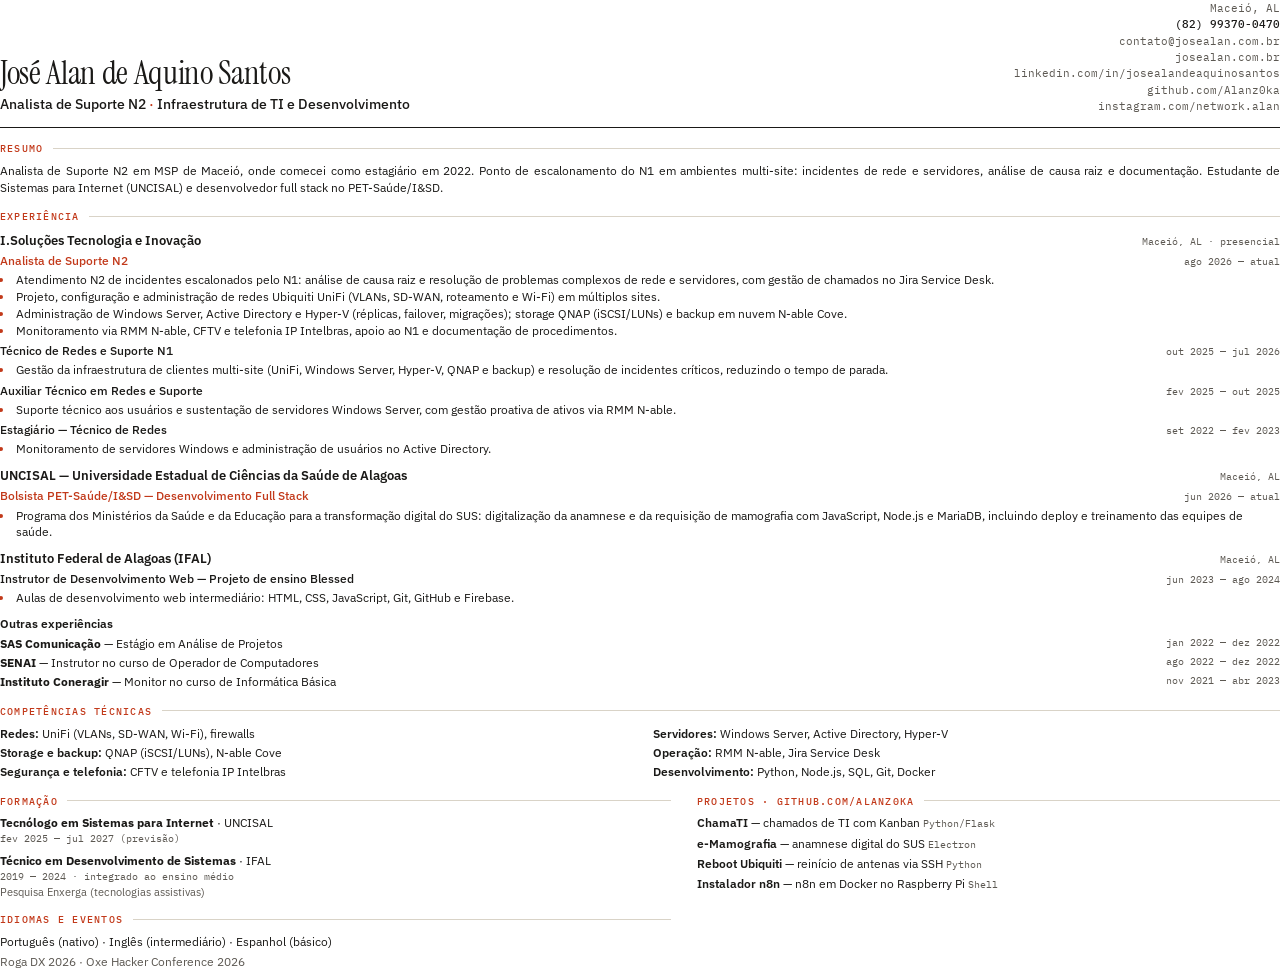
<file: _curriculo/curriculo.html>
<!DOCTYPE html>
<html lang="pt-BR">
<head>
<meta charset="UTF-8">
<title>Currículo — José Alan de Aquino Santos</title>
<meta name="author" content="José Alan de Aquino Santos">
<link rel="preconnect" href="https://fonts.googleapis.com">
<link rel="preconnect" href="https://fonts.gstatic.com" crossorigin>
<link href="https://fonts.googleapis.com/css2?family=IBM+Plex+Mono:wght@400;500&family=IBM+Plex+Sans:ital,wght@0,400;0,500;0,600;1,400&family=Instrument+Serif&display=swap" rel="stylesheet">
<style>
  @page { size: A4; margin: 11mm 13mm 10mm; }

  :root {
    --tinta: #1a1917;
    --lapis: #5c5852;
    --linha: #d9d3c7;
    --marca: #c2391a;
  }

  * { box-sizing: border-box; }

  html { -webkit-print-color-adjust: exact; print-color-adjust: exact; }

  body {
    margin: 0;
    font-family: "IBM Plex Sans", Arial, sans-serif;
    font-size: 8.9pt;
    line-height: 1.38;
    color: var(--tinta);
  }

  a { color: inherit; text-decoration: none; }

  /* ---------- Cabeçalho ---------- */
  header {
    display: grid;
    grid-template-columns: 1fr auto;
    gap: 4mm;
    align-items: end;
    padding-bottom: 3.5mm;
    border-bottom: 1.2pt solid var(--tinta);
  }

  h1 {
    margin: 0;
    font-family: "Instrument Serif", Georgia, serif;
    font-weight: 400;
    font-size: 25pt;
    line-height: 1;
    letter-spacing: -0.01em;
  }

  .cargo {
    margin: 1.5mm 0 0;
    font-size: 10.5pt;
    font-weight: 500;
  }

  .cargo span { color: var(--marca); }

  .contatos {
    margin: 0;
    padding: 0;
    list-style: none;
    text-align: right;
    font-family: "IBM Plex Mono", monospace;
    font-size: 7.9pt;
    line-height: 1.55;
    color: var(--lapis);
  }

  .contatos strong { color: var(--tinta); font-weight: 500; }

  /* ---------- Seções ---------- */
  section { margin-top: 3.4mm; }

  h2 {
    display: flex;
    align-items: center;
    gap: 2.5mm;
    margin: 0 0 2mm;
    font-family: "IBM Plex Mono", monospace;
    font-size: 7.8pt;
    font-weight: 500;
    text-transform: uppercase;
    letter-spacing: 0.12em;
    color: var(--marca);
  }

  h2::after {
    content: "";
    flex: 1;
    height: 0.6pt;
    background: var(--linha);
  }

  p { margin: 0; }

  .resumo { text-align: justify; hyphens: auto; }

  /* ---------- Experiência ---------- */
  .empresa { margin-bottom: 2.2mm; break-inside: avoid; }
  .empresa:last-child { margin-bottom: 0; }

  .empresa-topo {
    display: flex;
    justify-content: space-between;
    align-items: baseline;
    gap: 3mm;
  }

  h3 {
    margin: 0;
    font-size: 10pt;
    font-weight: 600;
  }

  .local {
    font-family: "IBM Plex Mono", monospace;
    font-size: 7.6pt;
    color: var(--lapis);
    white-space: nowrap;
  }

  .cargo-item { margin-top: 1mm; break-inside: avoid; }

  .cargo-linha {
    display: flex;
    justify-content: space-between;
    align-items: baseline;
    gap: 3mm;
  }

  .cargo-nome { font-weight: 500; }
  .cargo-nome.atual { color: var(--marca); }

  .periodo {
    font-family: "IBM Plex Mono", monospace;
    font-size: 7.6pt;
    color: var(--lapis);
    white-space: nowrap;
  }

  ul.itens {
    margin: 0.8mm 0 0;
    padding-left: 3.6mm;
  }

  ul.itens li { margin: 0.15mm 0; padding-left: 0.6mm; }
  ul.itens li::marker { color: var(--marca); }

  .progressao {
    margin-top: 0.6mm;
    color: var(--lapis);
    font-size: 8.6pt;
  }

  /* ---------- Duas colunas ---------- */
  .colunas {
    display: grid;
    grid-template-columns: 1.15fr 1fr;
    gap: 0 7mm;
  }

  dl.competencias { margin: 0; }
  dl.competencias div { margin-bottom: 1.3mm; break-inside: avoid; }
  dl.competencias dt { font-weight: 600; font-size: 8.8pt; }
  dl.competencias dd { margin: 0; color: var(--tinta); }

  .formacao-item { margin-bottom: 2mm; break-inside: avoid; }
  .formacao-item:last-child { margin-bottom: 0; }
  .formacao-item .detalhe { color: var(--lapis); font-size: 8.6pt; }

  .projeto { margin-bottom: 1mm; break-inside: avoid; }
  .projeto strong { font-weight: 600; }
  .projeto .stack {
    font-family: "IBM Plex Mono", monospace;
    font-size: 7.4pt;
    color: var(--lapis);
  }

  .linha-simples { display: flex; justify-content: space-between; gap: 3mm; margin-bottom: 0.8mm; }
  .linha-simples span:last-child { color: var(--lapis); }
  .nw { white-space: nowrap; }
  .competencias-grid { display:grid; grid-template-columns: 1fr 1fr; gap: 0.8mm 7mm; margin:0; }
  .competencias-grid div { break-inside: avoid; }
  .competencias-grid dt { display:inline; font-weight:600; }
  .competencias-grid dt::after { content: ": "; }
  .competencias-grid dd { display:inline; margin:0; }
</style>
</head>
<body>

<header>
  <div>
    <h1>José Alan de Aquino Santos</h1>
    <p class="cargo">Analista de Suporte N2 <span>·</span> Infraestrutura de TI e Desenvolvimento</p>
  </div>
  <ul class="contatos">
    <li>Maceió, AL</li>
    <li><strong>(82) 99370-0470</strong></li>
    <li><a href="mailto:contato@josealan.com.br">contato@josealan.com.br</a></li>
    <li><a href="https://josealan.com.br">josealan.com.br</a></li>
    <li><a href="https://www.linkedin.com/in/josealandeaquinosantos/">linkedin.com/in/josealandeaquinosantos</a></li>
    <li><a href="https://github.com/Alanz0ka">github.com/Alanz0ka</a></li>
    <li><a href="https://www.instagram.com/network.alan/">instagram.com/network.alan</a></li>
  </ul>
</header>

<section>
  <h2>Resumo</h2>
  <p class="resumo">
    Analista de Suporte N2 em MSP de Maceió, onde comecei como estagiário em 2022. Ponto de escalonamento do N1 em
    ambientes multi-site: incidentes de rede e servidores, análise de causa raiz e documentação. Estudante de Sistemas
    para Internet (UNCISAL) e desenvolvedor full stack no PET-Saúde/I&amp;SD.
  </p>
</section>

<section>
  <h2>Experiência</h2>

  <div class="empresa">
    <div class="empresa-topo">
      <h3>I.Soluções Tecnologia e Inovação</h3>
      <span class="local">Maceió, AL · presencial</span>
    </div>

    <div class="cargo-item">
      <div class="cargo-linha">
        <span class="cargo-nome atual">Analista de Suporte N2</span>
        <span class="periodo">ago 2026 — atual</span>
      </div>
      <ul class="itens">
        <li>Atendimento N2 de incidentes escalonados pelo N1: análise de causa raiz e resolução de problemas complexos de rede e servidores, com gestão de chamados no Jira Service Desk.</li>
        <li>Projeto, configuração e administração de redes Ubiquiti UniFi (VLANs, SD-WAN, roteamento e Wi-Fi) em múltiplos sites.</li>
        <li>Administração de Windows Server, Active Directory e Hyper-V (réplicas, failover, migrações); storage QNAP (iSCSI/LUNs) e backup em nuvem <span class="nw">N-able</span> Cove.</li>
        <li>Monitoramento via RMM <span class="nw">N-able</span>, CFTV e telefonia IP Intelbras, apoio ao N1 e documentação de procedimentos.</li>
      </ul>
    </div>

    <div class="cargo-item">
      <div class="cargo-linha">
        <span class="cargo-nome">Técnico de Redes e Suporte N1</span>
        <span class="periodo">out 2025 — jul 2026</span>
      </div>
      <ul class="itens">
        <li>Gestão da infraestrutura de clientes multi-site (UniFi, Windows Server, Hyper-V, QNAP e backup) e resolução de incidentes críticos, reduzindo o tempo de parada.</li>
      </ul>
    </div>

    <div class="cargo-item">
      <div class="cargo-linha">
        <span class="cargo-nome">Auxiliar Técnico em Redes e Suporte</span>
        <span class="periodo">fev 2025 — out 2025</span>
      </div>
      <ul class="itens">
        <li>Suporte técnico aos usuários e sustentação de servidores Windows Server, com gestão proativa de ativos via RMM <span class="nw">N-able</span>.</li>
      </ul>
    </div>

    <div class="cargo-item">
      <div class="cargo-linha">
        <span class="cargo-nome">Estagiário — Técnico de Redes</span>
        <span class="periodo">set 2022 — fev 2023</span>
      </div>
      <ul class="itens">
        <li>Monitoramento de servidores Windows e administração de usuários no Active Directory.</li>
      </ul>
    </div>
  </div>

  <div class="empresa">
    <div class="empresa-topo">
      <h3>UNCISAL — Universidade Estadual de Ciências da Saúde de Alagoas</h3>
      <span class="local">Maceió, AL</span>
    </div>
    <div class="cargo-item">
      <div class="cargo-linha">
        <span class="cargo-nome atual">Bolsista PET-Saúde/I&amp;SD — Desenvolvimento Full Stack</span>
        <span class="periodo">jun 2026 — atual</span>
      </div>
      <ul class="itens">
        <li>Programa dos Ministérios da Saúde e da Educação para a transformação digital do SUS: digitalização da anamnese e da requisição de mamografia com JavaScript, Node.js e MariaDB, incluindo deploy e treinamento das equipes de saúde.</li>
      </ul>
    </div>
  </div>

  <div class="empresa">
    <div class="empresa-topo">
      <h3>Instituto Federal de Alagoas (IFAL)</h3>
      <span class="local">Maceió, AL</span>
    </div>
    <div class="cargo-item">
      <div class="cargo-linha">
        <span class="cargo-nome">Instrutor de Desenvolvimento Web — Projeto de ensino Blessed</span>
        <span class="periodo">jun 2023 — ago 2024</span>
      </div>
      <ul class="itens">
        <li>Aulas de desenvolvimento web intermediário: HTML, CSS, JavaScript, Git, GitHub e Firebase.</li>
      </ul>
    </div>
  </div>

  <div class="empresa">
    <h3 style="font-size:9.3pt">Outras experiências</h3>
    <div class="linha-simples" style="margin-top:1mm"><span><strong>SAS Comunicação</strong> — Estágio em Análise de Projetos</span><span class="periodo">jan 2022 — dez 2022</span></div>
    <div class="linha-simples"><span><strong>SENAI</strong> — Instrutor no curso de Operador de Computadores</span><span class="periodo">ago 2022 — dez 2022</span></div>
    <div class="linha-simples"><span><strong>Instituto Coneragir</strong> — Monitor no curso de Informática Básica</span><span class="periodo">nov 2021 — abr 2023</span></div>
  </div>
</section>

<section>
  <h2>Competências técnicas</h2>
  <dl class="competencias-grid">
    <div><dt>Redes</dt><dd>UniFi (VLANs, SD-WAN, Wi-Fi), firewalls</dd></div>
    <div><dt>Servidores</dt><dd>Windows Server, Active Directory, Hyper-V</dd></div>
    <div><dt>Storage e backup</dt><dd>QNAP (iSCSI/LUNs), <span class="nw">N-able</span> Cove</dd></div>
    <div><dt>Operação</dt><dd>RMM <span class="nw">N-able</span>, Jira Service Desk</dd></div>
    <div><dt>Segurança e telefonia</dt><dd>CFTV e telefonia IP Intelbras</dd></div>
    <div><dt>Desenvolvimento</dt><dd>Python, Node.js, SQL, Git, Docker</dd></div>
  </dl>
</section>

<div class="colunas">
  <div>
    <section>
      <h2>Formação</h2>
      <div class="formacao-item">
        <p><strong>Tecnólogo em Sistemas para Internet</strong> · UNCISAL</p>
        <p class="periodo">fev 2025 — jul 2027 (previsão)</p>
      </div>
      <div class="formacao-item">
        <p><strong>Técnico em Desenvolvimento de Sistemas</strong> · IFAL</p>
        <p class="periodo">2019 — 2024 · integrado ao ensino médio</p>
        <p class="detalhe">Pesquisa Enxerga (tecnologias assistivas)</p>
      </div>
    </section>

    <section>
      <h2>Idiomas e eventos</h2>
      <p>Português (nativo) · Inglês (intermediário) · Espanhol (básico)</p>
      <p class="detalhe" style="color:var(--lapis);margin-top:0.8mm">Roga DX 2026 · Oxe Hacker Conference 2026</p>
    </section>
  </div>

  <div>
    <section>
      <h2>Projetos · github.com/Alanz0ka</h2>
      <div class="projeto"><p><strong>ChamaTI</strong> — chamados de TI com Kanban <span class="stack">Python/Flask</span></p></div>
      <div class="projeto"><p><strong>e-Mamografia</strong> — anamnese digital do SUS <span class="stack">Electron</span></p></div>
      <div class="projeto"><p><strong>Reboot Ubiquiti</strong> — reinício de antenas via SSH <span class="stack">Python</span></p></div>
      <div class="projeto"><p><strong>Instalador n8n</strong> — n8n em Docker no Raspberry Pi <span class="stack">Shell</span></p></div>
    </section>
  </div>
</div>

</body>
</html>
</file>
<file: style.css>
/* ------------------------------------------------------------
   josealan.com.br
   Papel + tinta + um vermelho. Nada de gradiente.
   ------------------------------------------------------------ */

:root {
  --papel: #f2eee6;
  --tinta: #1a1917;
  --lapis: #6b6760;
  --linha: #d9d3c7;
  --marca: #d6401f;

  --serif: "Instrument Serif", Georgia, "Times New Roman", serif;
  --sans: "IBM Plex Sans", system-ui, -apple-system, sans-serif;
  --mono: "IBM Plex Mono", ui-monospace, "SF Mono", Menlo, monospace;

  --largura: 72rem;
  --margem: clamp(1.25rem, 4vw, 3rem);
}

@media (prefers-color-scheme: dark) {
  :root {
    --papel: #151412;
    --tinta: #ece7dc;
    --lapis: #9a948a;
    --linha: #2e2c28;
    --marca: #ff6a45;
  }
}

*, *::before, *::after { box-sizing: border-box; }

html { scroll-behavior: smooth; }

body {
  margin: 0;
  background: var(--papel);
  color: var(--tinta);
  font-family: var(--sans);
  font-size: 1.0625rem;
  line-height: 1.6;
  -webkit-font-smoothing: antialiased;
}

::selection { background: var(--marca); color: var(--papel); }

a { color: inherit; }

:focus-visible {
  outline: 2px solid var(--marca);
  outline-offset: 3px;
}

/* ---------- Barra superior ---------- */

.barra {
  display: flex;
  justify-content: space-between;
  gap: 1rem;
  max-width: var(--largura);
  margin: 0 auto;
  padding: 1.25rem var(--margem);
  font-family: var(--mono);
  font-size: 0.8125rem;
  color: var(--lapis);
}

.barra-dominio { text-decoration: none; color: var(--tinta); }

main {
  max-width: var(--largura);
  margin: 0 auto;
  padding: 0 var(--margem);
}

/* ---------- Abertura ---------- */

.abertura {
  display: grid;
  grid-template-columns: 1fr auto;
  align-items: end;
  gap: clamp(2rem, 6vw, 5rem);
  padding: clamp(3rem, 10vw, 7rem) 0 clamp(3rem, 7vw, 5rem);
  border-bottom: 1px solid var(--tinta);
}

.status {
  display: inline-flex;
  align-items: center;
  gap: 0.5rem;
  margin: 0 0 1.5rem;
  font-family: var(--mono);
  font-size: 0.8125rem;
  color: var(--lapis);
}

.status .sep { color: var(--marca); }

h1 {
  margin: 0;
  font-family: var(--serif);
  font-weight: 400;
  font-size: clamp(4rem, 14vw, 10.5rem);
  line-height: 0.85;
  letter-spacing: -0.03em;
}

h1 em {
  font-style: italic;
  color: var(--marca);
}

.manifesto {
  max-width: 34rem;
  margin: 2rem 0 0;
  font-size: clamp(1.0625rem, 1.6vw, 1.25rem);
  line-height: 1.55;
}

.atalhos {
  display: flex;
  flex-wrap: wrap;
  gap: 0.25rem 1.5rem;
  margin-top: 2.5rem;
  font-family: var(--mono);
  font-size: 0.875rem;
}

.atalhos a {
  text-decoration: none;
  border-bottom: 1px solid var(--linha);
  padding-bottom: 1px;
}

.atalhos a:hover { border-color: var(--marca); color: var(--marca); }

.retrato {
  margin: 0;
  width: clamp(11rem, 22vw, 17rem);
}

.retrato img {
  display: block;
  width: 100%;
  height: auto;
  aspect-ratio: 4 / 5;
  object-fit: cover;
  object-position: 50% 0;
  filter: grayscale(1) contrast(1.05);
}

.retrato figcaption {
  margin-top: 0.5rem;
  font-family: var(--mono);
  font-size: 0.75rem;
  color: var(--lapis);
}

/* ---------- Blocos numerados ---------- */

.bloco {
  display: grid;
  grid-template-columns: 14rem 1fr;
  gap: 1.5rem 2rem;
  padding: clamp(3rem, 7vw, 5rem) 0;
  border-bottom: 1px solid var(--linha);
  scroll-margin-top: 1rem;
}

.bloco:last-child { border-bottom: 0; }

.rotulo {
  margin: 0;
  font-family: var(--serif);
  font-weight: 400;
  font-size: 2rem;
  line-height: 1;
}

.rotulo span {
  display: block;
  margin-bottom: 0.5rem;
  font-family: var(--mono);
  font-size: 0.75rem;
  color: var(--marca);
}

/* ---------- Agora ---------- */

.agora {
  margin: 0;
  padding: 0;
  list-style: none;
  display: grid;
  grid-template-columns: repeat(auto-fit, minmax(17rem, 1fr));
  gap: 1.75rem 2.5rem;
}

.agora li {
  padding-left: 1rem;
  border-left: 2px solid var(--marca);
}

.agora strong {
  display: block;
  font-weight: 600;
}

.agora span { color: var(--lapis); font-size: 0.9375rem; }

.citacao {
  margin: 0 0 2.5rem;
  max-width: 44rem;
  font-family: var(--serif);
  font-style: italic;
  font-size: clamp(1.5rem, 3.2vw, 2.25rem);
  line-height: 1.2;
}

.citacao::before { content: "“"; color: var(--marca); }
.citacao::after { content: "”"; color: var(--marca); }

/* ---------- Trajetória ---------- */

.trajetoria {
  display: grid;
  grid-template-columns: 1fr 17rem;
  gap: 2.5rem 3rem;
}

.linha-tempo {
  margin: 0;
  padding: 0;
  list-style: none;
  border-top: 1px solid var(--tinta);
}

.linha-tempo > li {
  display: grid;
  grid-template-columns: 7.5rem 1fr;
  gap: 0.25rem 1.5rem;
  padding: 1.5rem 0;
  border-bottom: 1px solid var(--linha);
}

.periodo {
  font-family: var(--mono);
  font-size: 0.8125rem;
  color: var(--lapis);
  padding-top: 0.3rem;
}

.linha-tempo h3 {
  margin: 0 0 0.35rem;
  font-family: var(--serif);
  font-weight: 400;
  font-size: 1.6rem;
  line-height: 1.15;
}

.linha-tempo p { margin: 0; max-width: 38rem; }

.subida {
  display: flex;
  flex-wrap: wrap;
  gap: 0.25rem 0;
  margin: 0.15rem 0 0.75rem !important;
  font-family: var(--mono);
  font-size: 0.8125rem;
  color: var(--lapis);
}

.subida span + span::before {
  content: "→";
  margin: 0 0.5rem;
  color: var(--linha);
}

.subida .atual { color: var(--marca); font-weight: 500; }

.formacao { margin: 0; display: grid; gap: 2rem; align-content: start; }

.formacao dt {
  font-family: var(--mono);
  font-size: 0.75rem;
  text-transform: uppercase;
  letter-spacing: 0.08em;
  color: var(--lapis);
}

.formacao dd {
  margin: 0.5rem 0 0;
  font-size: 0.9375rem;
  color: var(--lapis);
}

.formacao dd strong { color: var(--tinta); font-weight: 600; }

/* ---------- Stack ---------- */

.stack {
  display: grid;
  grid-template-columns: repeat(auto-fit, minmax(19rem, 1fr));
  gap: 2.5rem 3rem;
}

.stack-titulo {
  margin: 0 0 1.25rem;
  padding-bottom: 0.5rem;
  border-bottom: 1px solid var(--tinta);
  font-family: var(--serif);
  font-weight: 400;
  font-size: 1.6rem;
}

.stack .ferramentas { grid-template-columns: 1fr; gap: 1rem; }

/* ---------- Projetos ---------- */

.projetos {
  margin: 0;
  padding: 0;
  list-style: none;
  border-top: 1px solid var(--tinta);
}

.projeto {
  display: grid;
  grid-template-columns: 4rem 1fr auto;
  gap: 0.5rem 1.5rem;
  padding: 1.5rem 0;
  border-bottom: 1px solid var(--linha);
  transition: padding 0.2s ease;
}

.projeto:hover { padding-left: 0.75rem; }

.projeto-ano {
  font-family: var(--mono);
  font-size: 0.8125rem;
  color: var(--lapis);
  padding-top: 0.35rem;
}

.projeto h3 {
  margin: 0 0 0.35rem;
  font-family: var(--serif);
  font-weight: 400;
  font-size: 1.75rem;
  line-height: 1.1;
}

.projeto:hover h3 { color: var(--marca); }

.projeto p {
  margin: 0;
  max-width: 40rem;
}

.projeto-stack {
  margin-top: 0.6rem !important;
  font-family: var(--mono);
  font-size: 0.8125rem;
  color: var(--lapis);
}

.projeto-links {
  display: flex;
  flex-direction: column;
  align-items: flex-end;
  gap: 0.35rem;
  padding-top: 0.35rem;
  font-family: var(--mono);
  font-size: 0.8125rem;
  white-space: nowrap;
}

.projeto-links a { text-decoration: none; }
.projeto-links a:hover { color: var(--marca); text-decoration: underline; }

.mais {
  grid-column: 2;
  justify-self: start;
  font-family: var(--mono);
  font-size: 0.875rem;
  text-decoration: none;
  border-bottom: 1px solid var(--marca);
}

.mais:hover { color: var(--marca); }

/* ---------- Ferramentas ---------- */

.ferramentas {
  margin: 0;
  display: grid;
  grid-template-columns: repeat(auto-fit, minmax(13rem, 1fr));
  gap: 1.75rem 2rem;
}

.ferramentas dt {
  font-family: var(--mono);
  font-size: 0.75rem;
  text-transform: uppercase;
  letter-spacing: 0.08em;
  color: var(--lapis);
}

.ferramentas dd { margin: 0.25rem 0 0; }

/* ---------- Contato ---------- */

.contato-chamada {
  margin: 0 0 1rem;
  color: var(--lapis);
}

.email {
  display: flex;
  flex-wrap: wrap;
  align-items: baseline;
  gap: 0.5rem 1rem;
}

.email-link {
  font-family: var(--serif);
  font-size: clamp(1.75rem, 5.5vw, 3.75rem);
  line-height: 1.1;
  text-decoration: none;
  overflow-wrap: anywhere;
  background-image: linear-gradient(var(--marca), var(--marca));
  background-size: 100% 2px;
  background-position: 0 100%;
  background-repeat: no-repeat;
}

.email-link:hover { color: var(--marca); }

.copiar {
  font: 500 0.75rem var(--mono);
  color: var(--lapis);
  background: none;
  border: 1px solid var(--linha);
  padding: 0.3rem 0.6rem;
  cursor: pointer;
}

.copiar:hover { color: var(--tinta); border-color: var(--tinta); }

.redes {
  display: flex;
  flex-wrap: wrap;
  gap: 0.5rem 2rem;
  margin: 2.5rem 0 0;
  padding: 0;
  list-style: none;
  font-family: var(--mono);
  font-size: 0.9375rem;
}

.redes a { text-decoration: none; }
.redes a:hover { color: var(--marca); text-decoration: underline; }

/* ---------- Rodapé ---------- */

.rodape {
  display: flex;
  flex-wrap: wrap;
  justify-content: space-between;
  gap: 0.5rem 1rem;
  max-width: var(--largura);
  margin: 0 auto;
  padding: 2rem var(--margem) 2.5rem;
  border-top: 1px solid var(--tinta);
  font-family: var(--mono);
  font-size: 0.75rem;
  color: var(--lapis);
}

/* ---------- Página 404 ---------- */

.erro {
  grid-template-columns: 1fr;
  border-bottom: 0;
}

.diagnostico {
  max-width: 34rem;
  margin: 2.5rem 0 0;
  border-top: 1px solid var(--tinta);
  font-family: var(--mono);
  font-size: 0.875rem;
}

.diagnostico div {
  display: grid;
  grid-template-columns: 8.5rem 1fr;
  gap: 0.25rem 1.5rem;
  padding: 0.75rem 0;
  border-bottom: 1px solid var(--linha);
}

.diagnostico dt {
  font-size: 0.75rem;
  text-transform: uppercase;
  letter-spacing: 0.08em;
  color: var(--lapis);
  padding-top: 0.1rem;
}

.diagnostico dd {
  margin: 0;
  overflow-wrap: anywhere;
}

.erro-codigo { color: var(--marca); font-weight: 500; }

/* ---------- Páginas de texto (privacidade) ---------- */

.pagina-texto { grid-template-columns: 1fr; }

.pagina-texto h1 {
  font-size: clamp(3rem, 9vw, 6.5rem);
  line-height: 0.95;
}

.manifesto a,
.texto a {
  text-decoration-color: var(--marca);
  text-underline-offset: 3px;
}

.manifesto a:hover,
.texto a:hover { color: var(--marca); }

.texto { max-width: 40rem; }

.texto p,
.texto ul { margin: 0 0 1rem; }

.texto > :last-child { margin-bottom: 0; }

.texto ul { padding-left: 1.1rem; }

.texto li { margin-bottom: 0.4rem; }

.texto li::marker { color: var(--marca); }

.texto code {
  font-family: var(--mono);
  font-size: 0.9em;
}

/* ---------- Telas menores ---------- */

@media (max-width: 64rem) {
  .trajetoria { grid-template-columns: 1fr; }
}

@media (max-width: 52rem) {
  .bloco { grid-template-columns: 1fr; }
  .mais { grid-column: 1; }
}

@media (max-width: 40rem) {
  .abertura { grid-template-columns: 1fr; }
  .retrato { order: -1; width: 8rem; }
  .projeto,
  .linha-tempo > li { grid-template-columns: 1fr; }
  .projeto-links { flex-direction: row; align-items: flex-start; gap: 1.25rem; }
  .projeto:hover { padding-left: 0; }
  .diagnostico div { grid-template-columns: 1fr; }
}

@media (prefers-reduced-motion: reduce) {
  html { scroll-behavior: auto; }
  .projeto { transition: none; }
}
</file>
